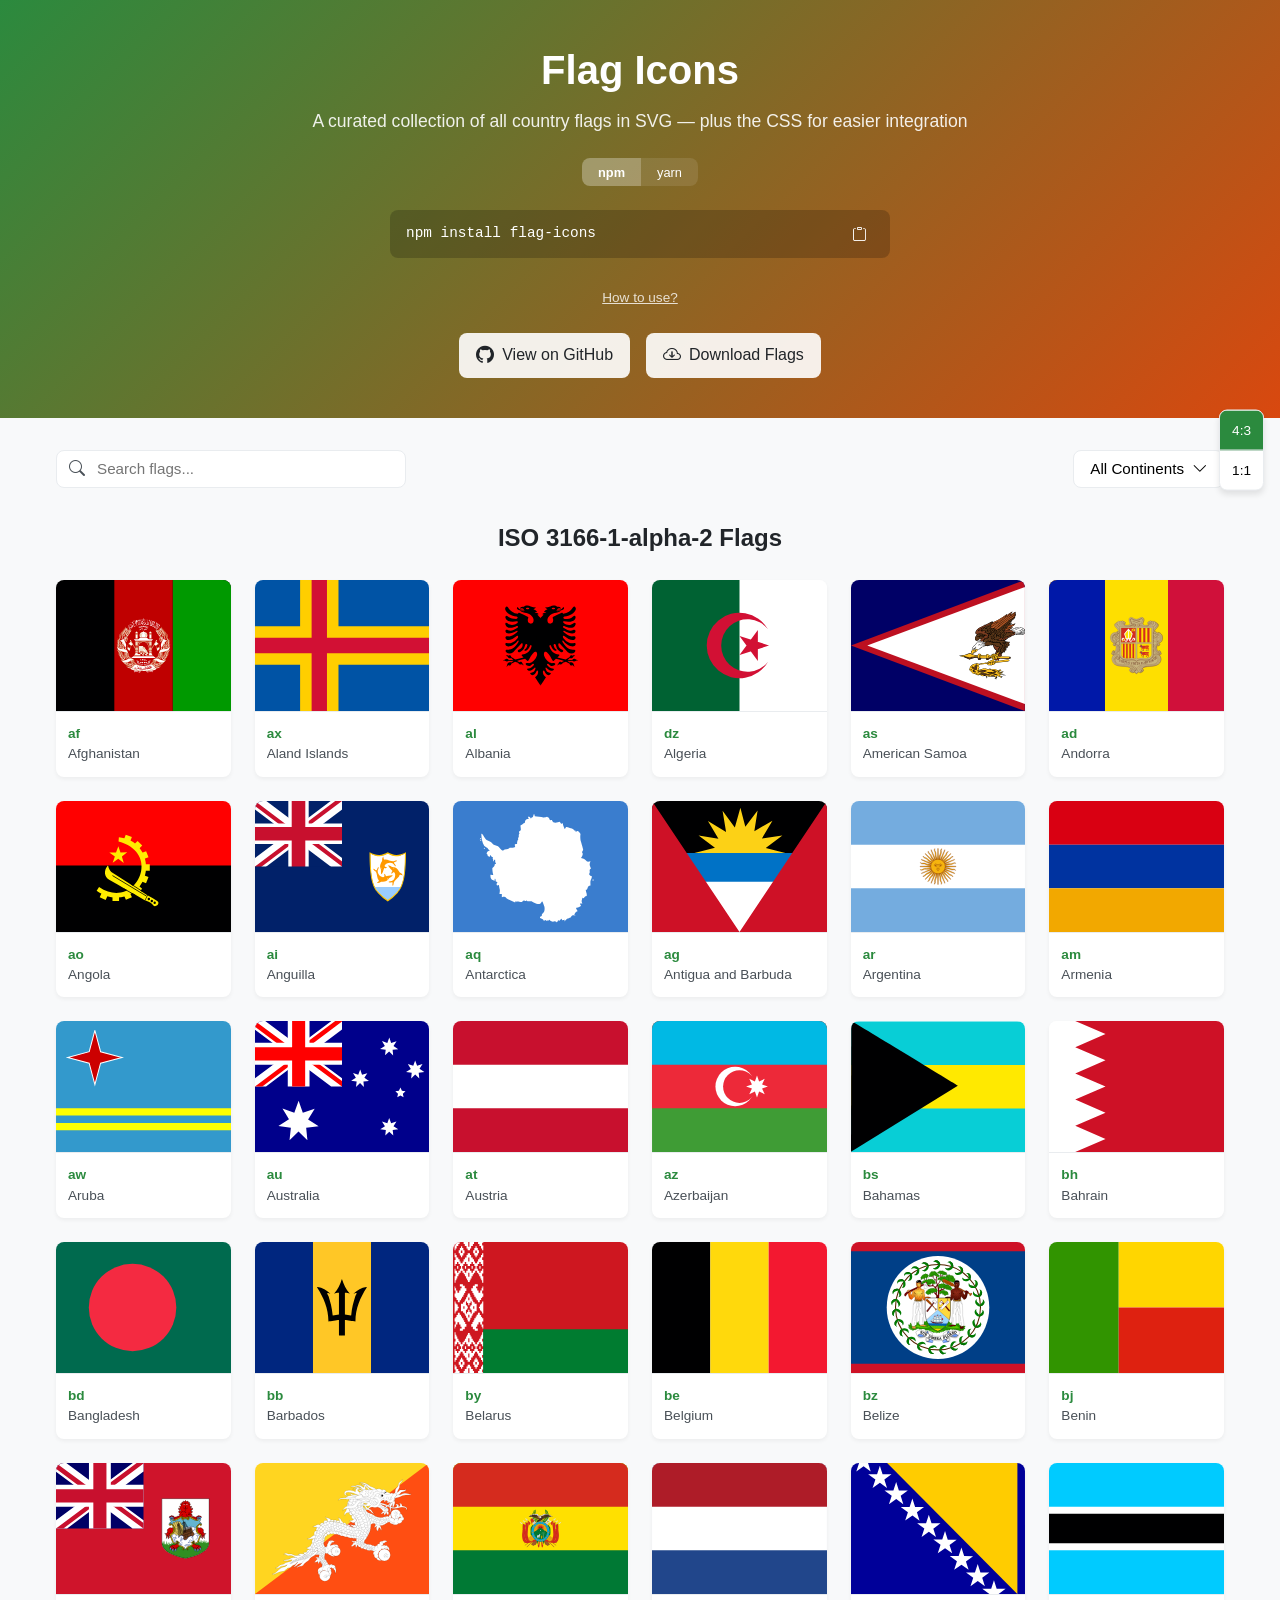
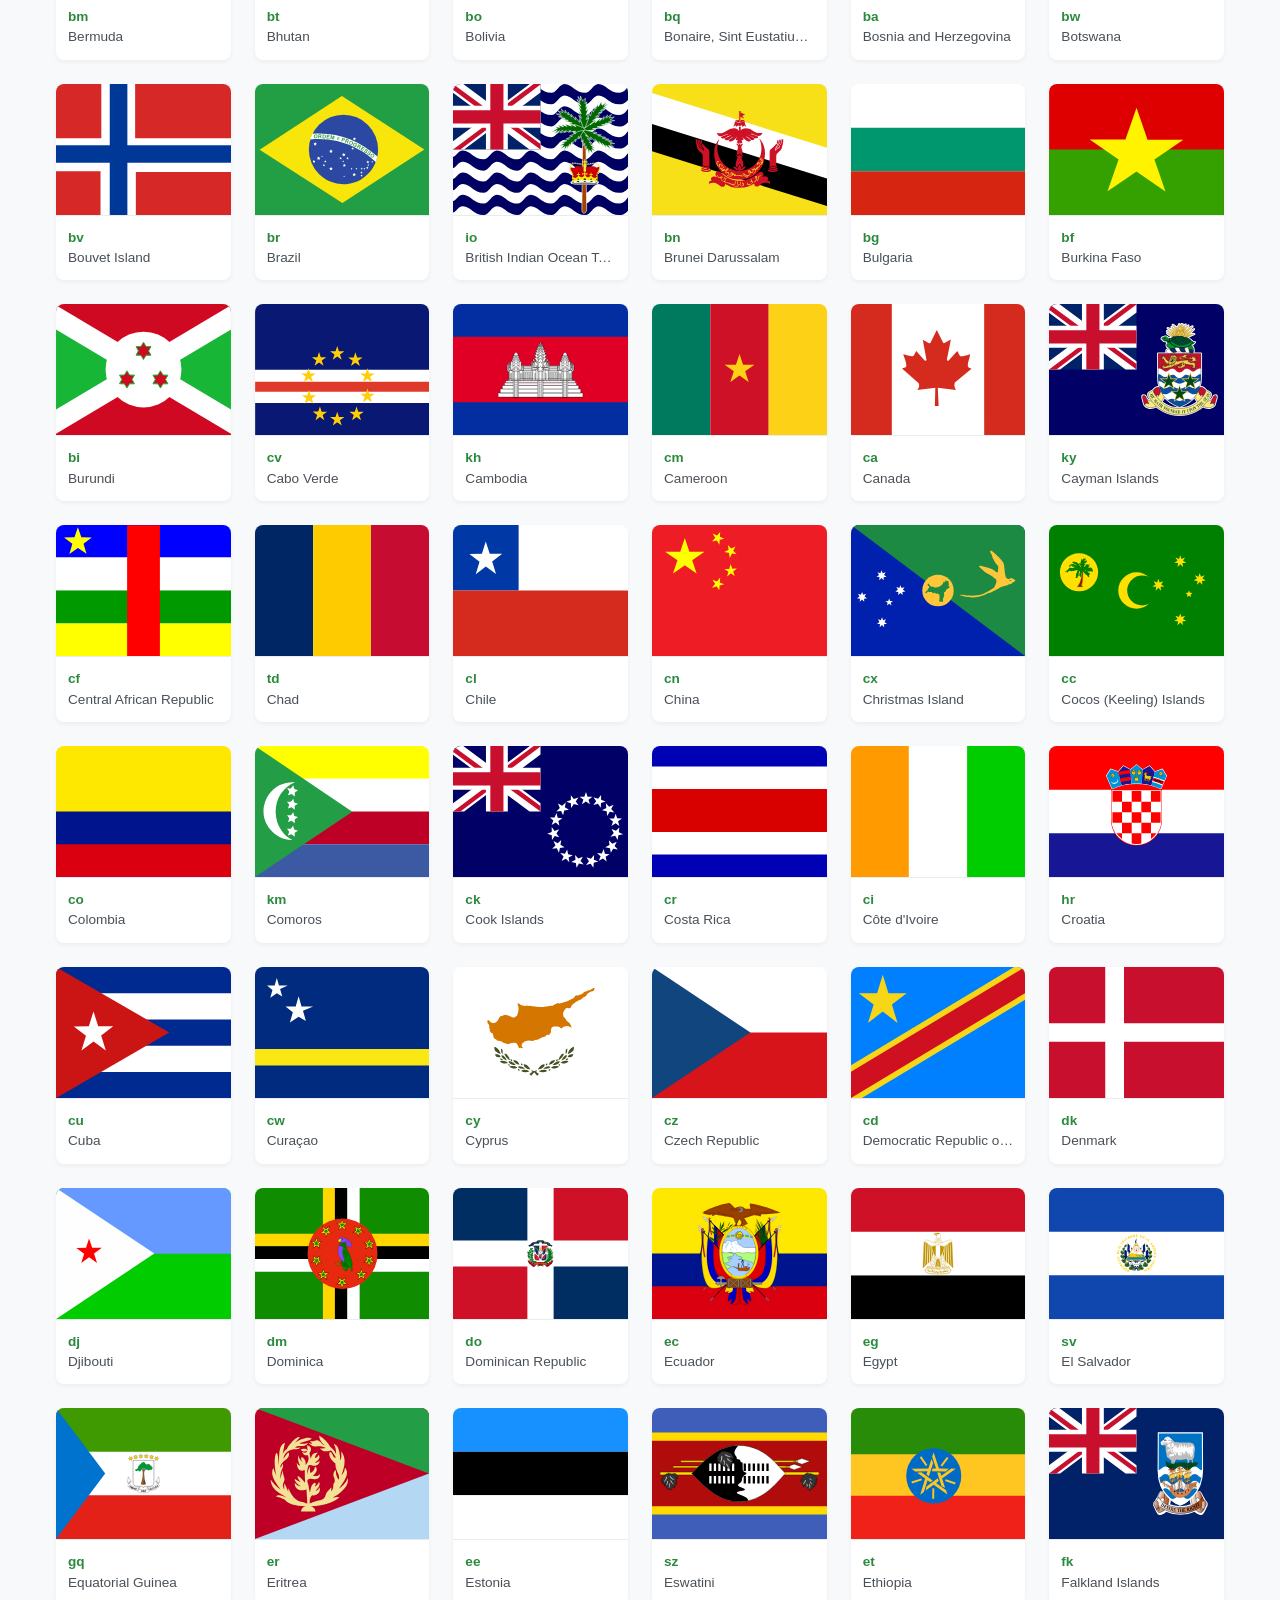
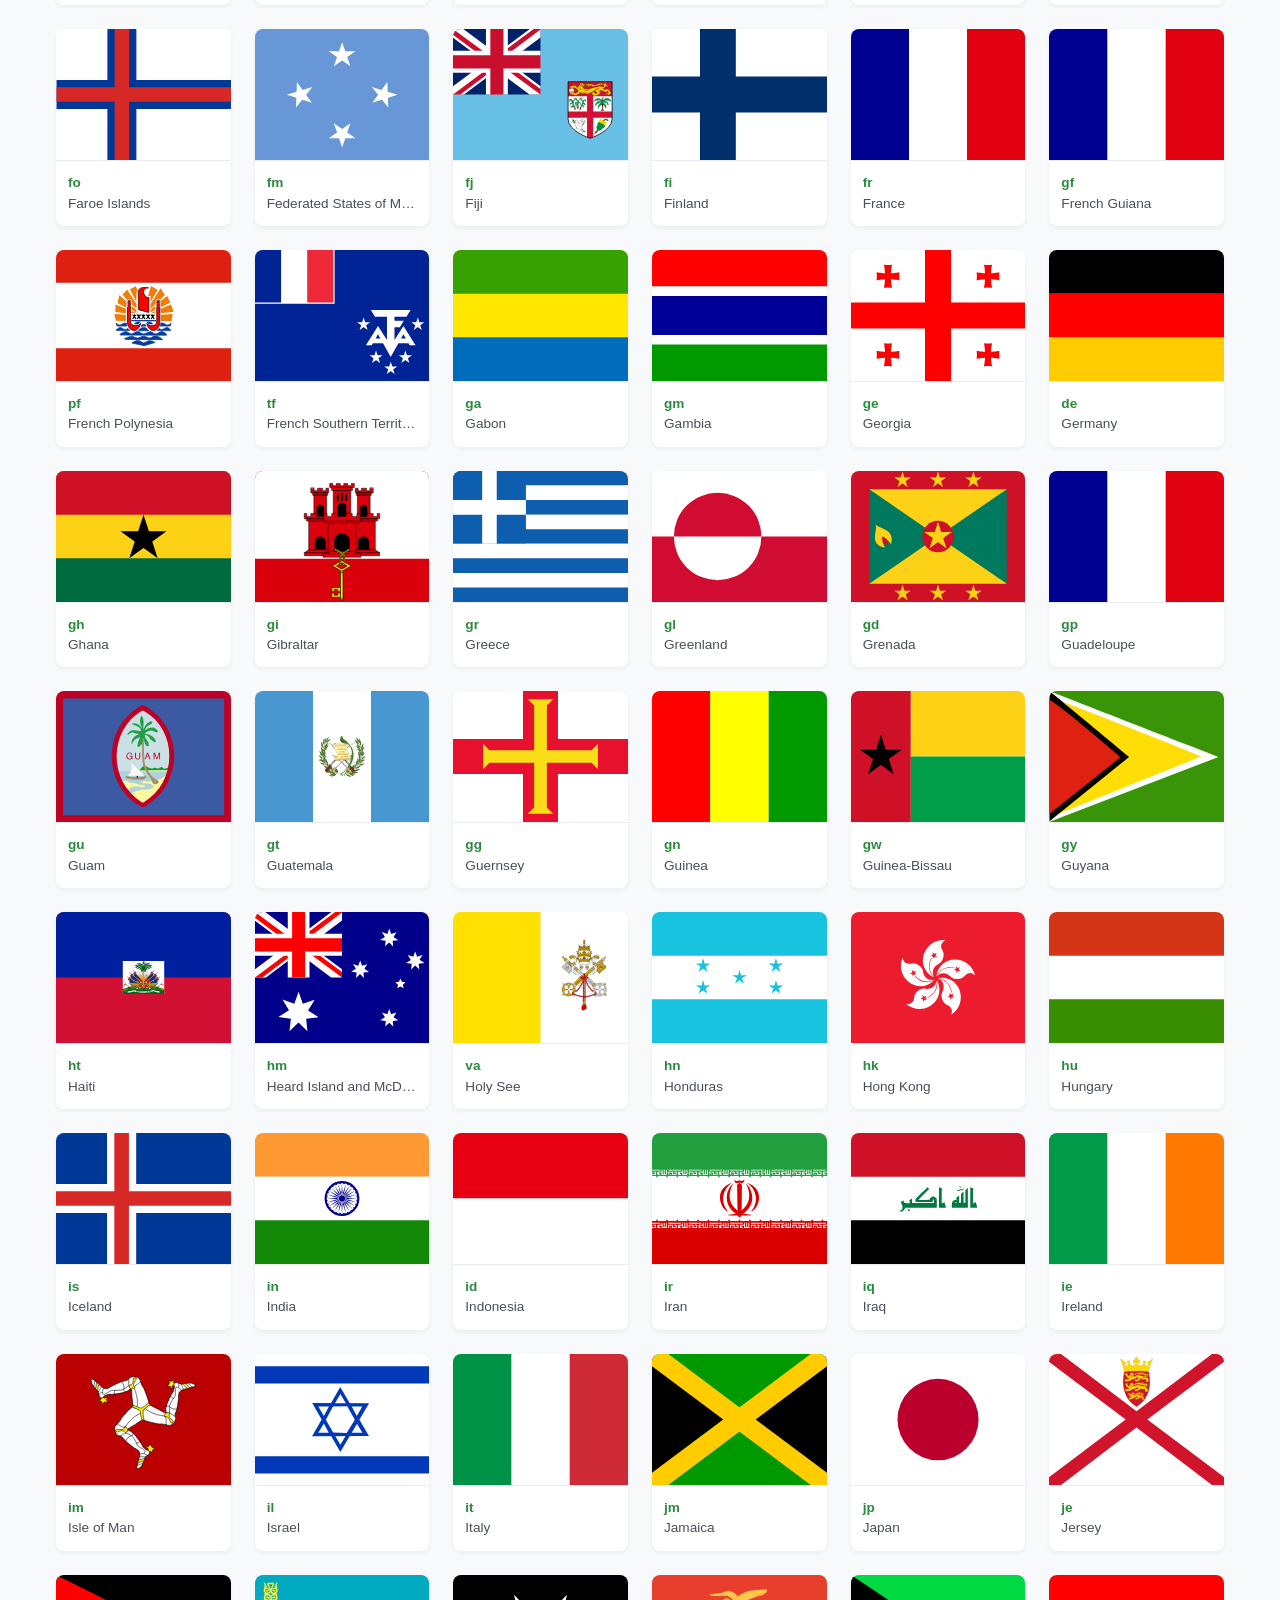
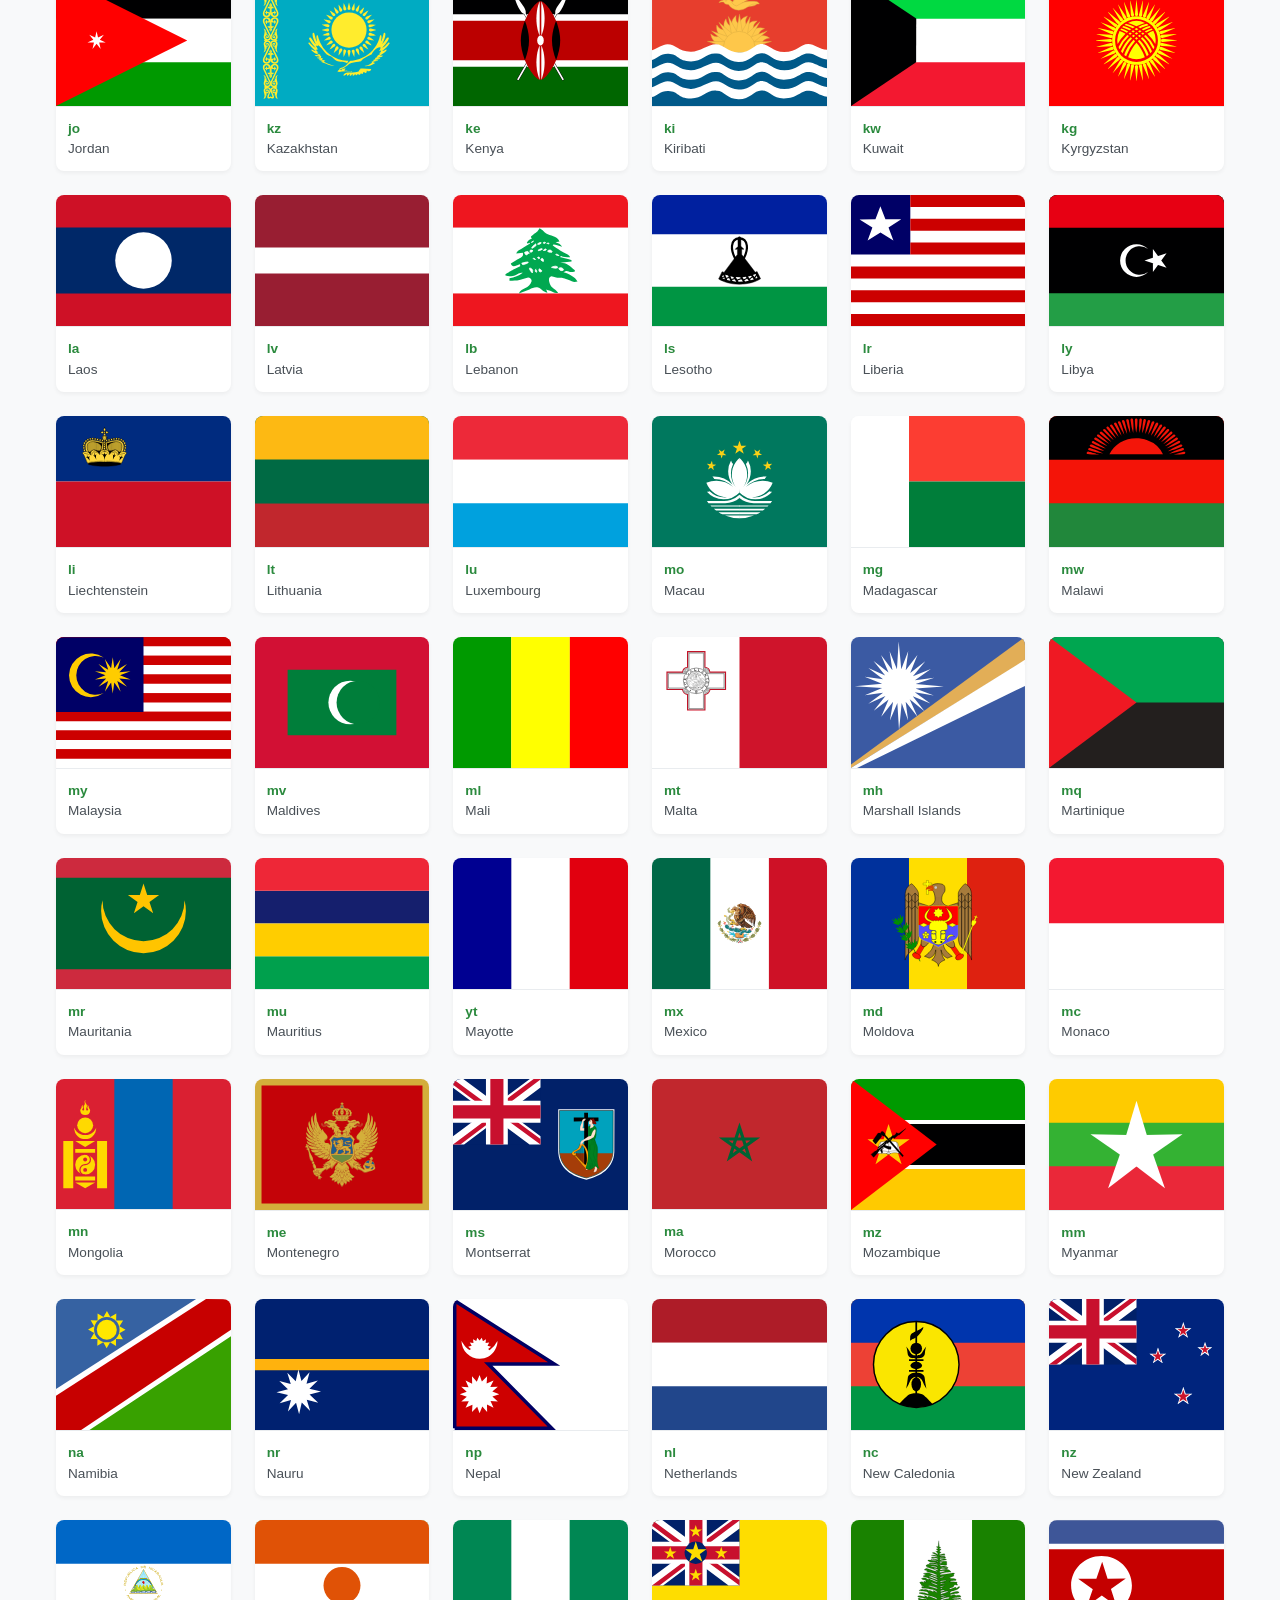
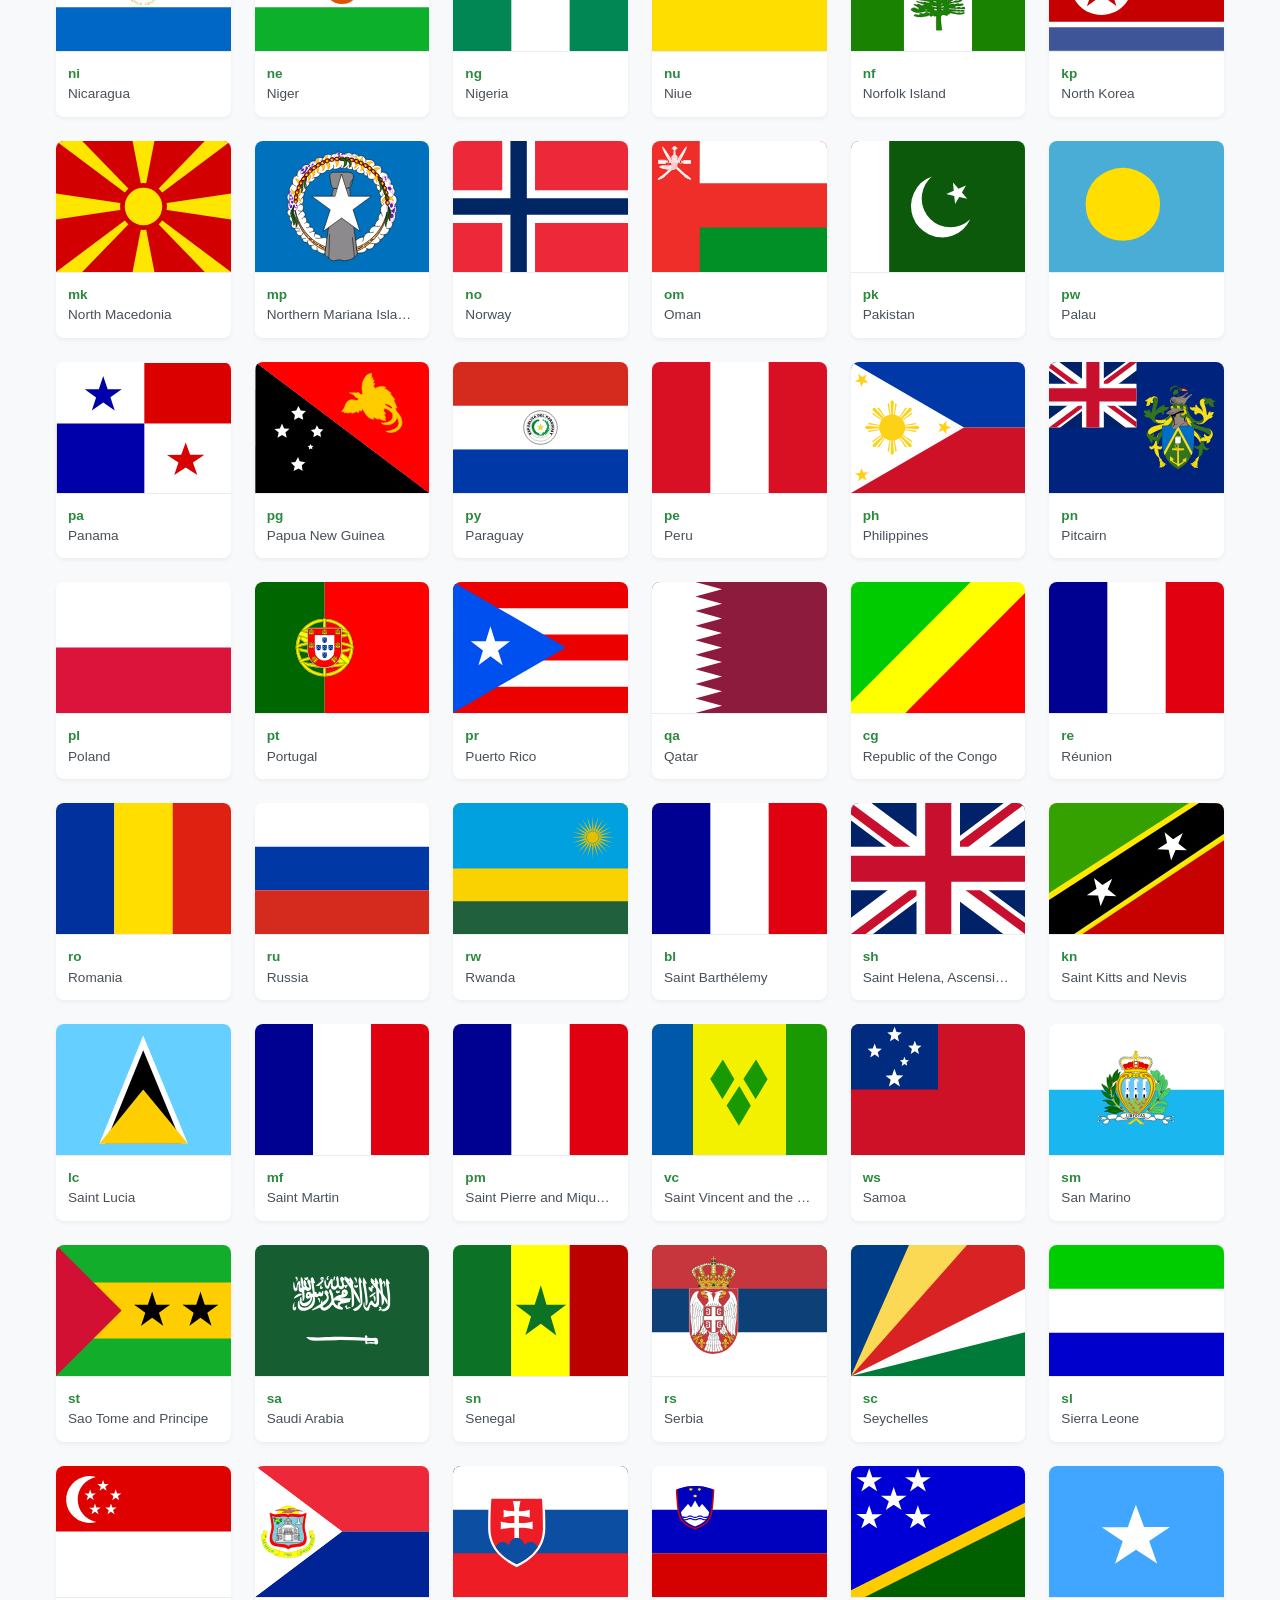
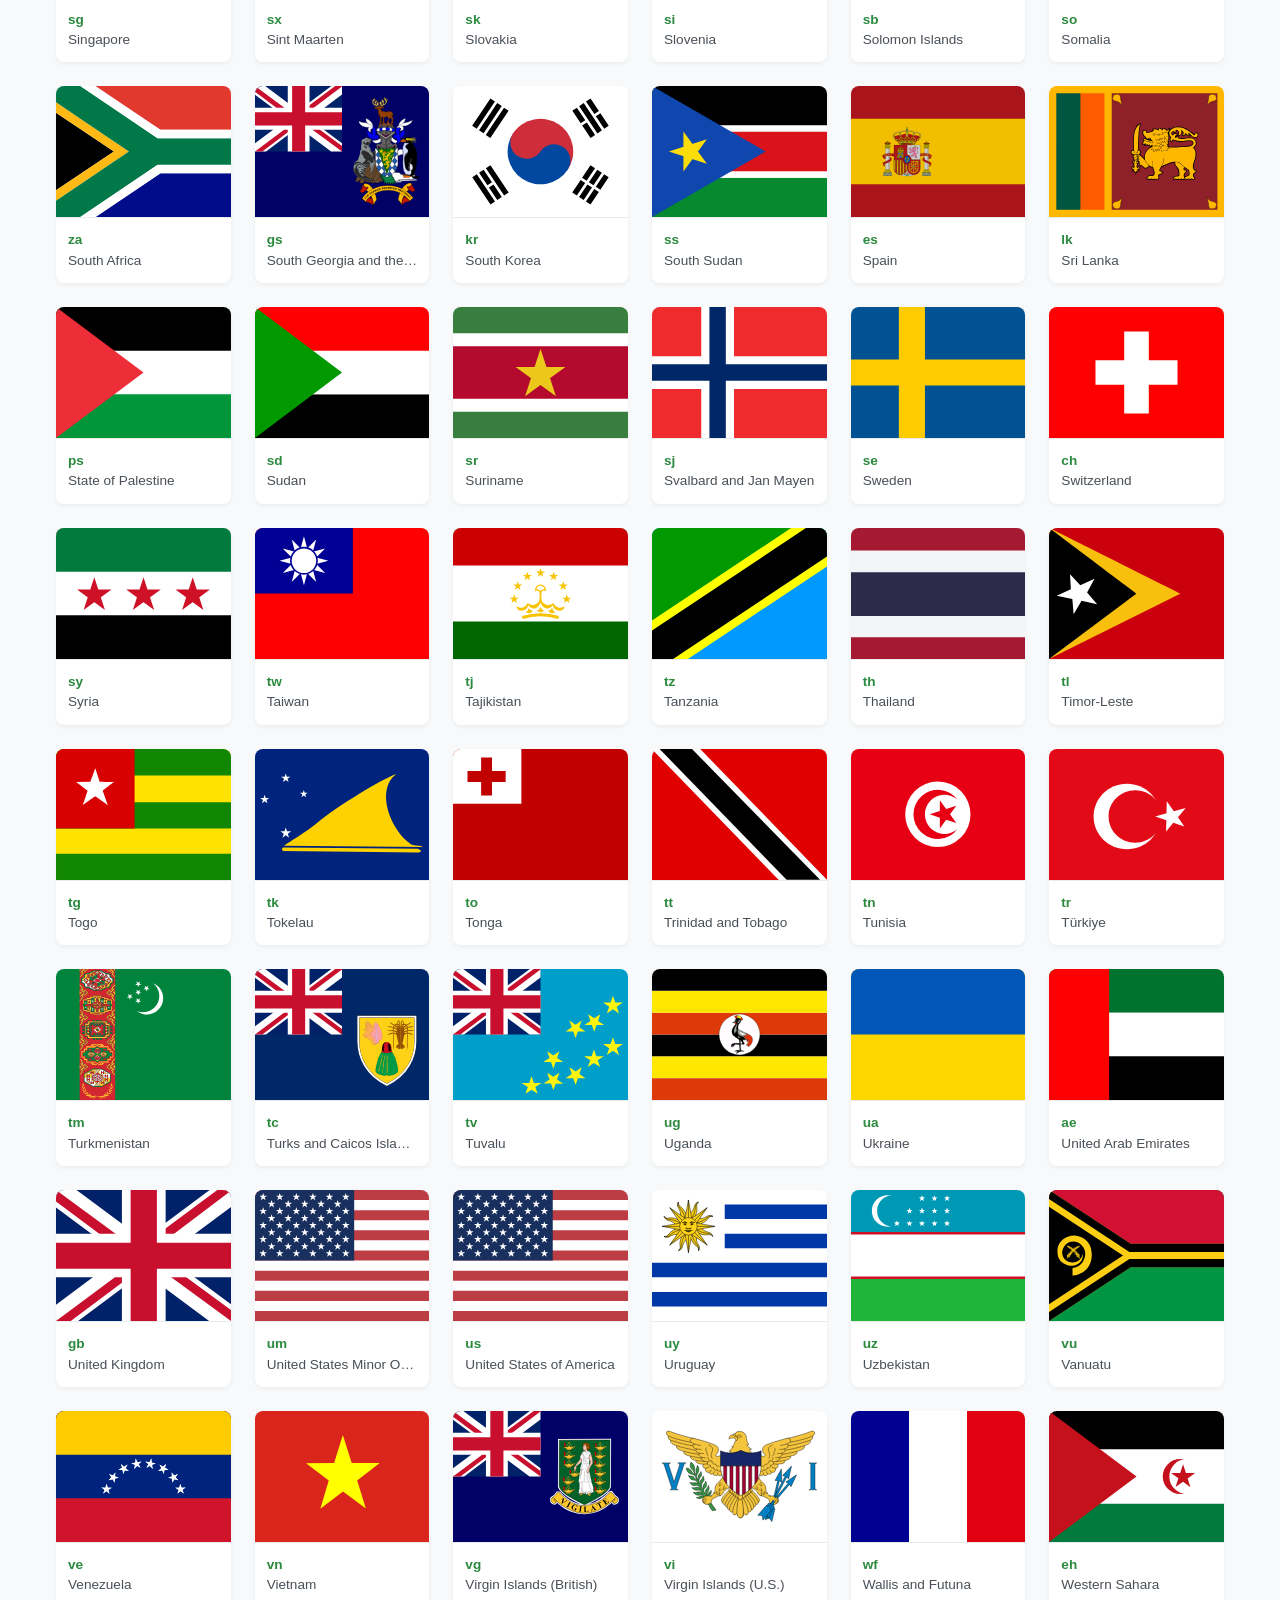
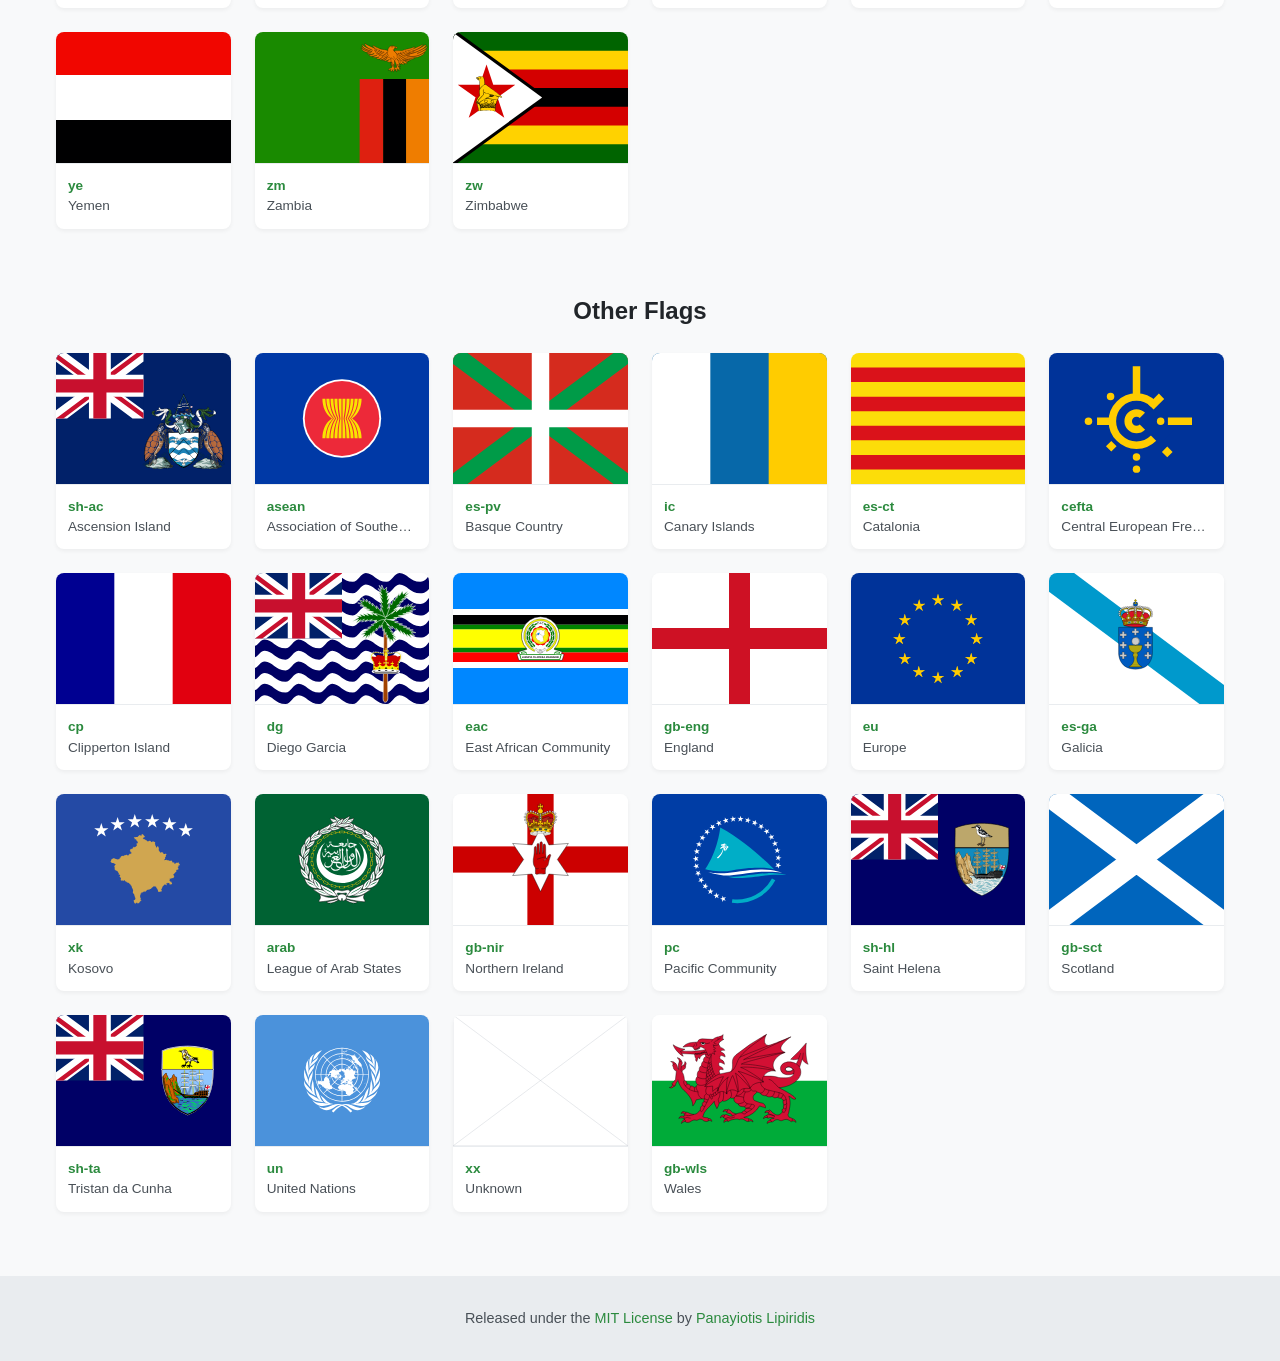
<file: libs/flag-icons-main/index.html>
<!doctype html>
<html lang="en">
  <head>
    <meta charset="utf-8" />
    <meta name="viewport" content="width=device-width, initial-scale=1" />
    <title>flag-icons: Free Country Flags in SVG</title>

    <!-- Google tag (gtag.js) -->
    <script
      async
      src="https://www.googletagmanager.com/gtag/js?id=G-9LZGY0J38Z"
    ></script>
    <script>
      window.dataLayer = window.dataLayer || [];
      function gtag() {
        dataLayer.push(arguments);
      }
      gtag("js", new Date());
      gtag("config", "G-9LZGY0J38Z");
    </script>

    <!-- Meta tags -->
    <meta property="og:title" content="flag-icons: Free Country Flags in SVG" />
    <meta property="og:type" content="website" />
    <meta property="og:url" content="https://flagicons.lipis.dev" />
    <meta
      property="og:description"
      content="A curated collection of all country flags in SVG"
    />
    <meta
      property="og:image"
      content="https://flagicons.lipis.dev/assets/og.png"
    />
    <link rel="canonical" href="https://flagicons.lipis.dev" />
    <link rel="icon" href="/favicon.ico" />

    <!-- Main styles -->
    <style>
      :root {
        --primary: #2b8a3e;
        --primary-dark: #2f9e44;
        --primary-light: #51cf66;
        --primary-ultra-light: #e6fcf5;
        --secondary: #d9480f;
        --secondary-light: #fd7e14;
        --dark: #212529;
        --light: #f8f9fa;
        --gray: #495057;
        --light-gray: #e9ecef;
        --border-radius: 8px;
        --shadow: 0 4px 6px rgba(0, 0, 0, 0.1);
        --transition: all 0.2s ease;

        /* Code syntax colors */
        --code-bg: #212529;
        --code-text: #e9ecef;
        --code-keyword: #339af0;
        --code-string: #e8590c;
        --code-tag: #339af0;
        --code-attribute: #22b8cf;
        --code-value: #e8590c;
        --code-comment: #51cf66;
      }

      * {
        margin: 0;
        padding: 0;
        box-sizing: border-box;
      }

      body {
        font-family:
          -apple-system, BlinkMacSystemFont, "Segoe UI", Roboto, Oxygen, Ubuntu,
          Cantarell, "Open Sans", "Helvetica Neue", sans-serif;
        line-height: 1.5;
        color: var(--dark);
        background-color: var(--light);
      }

      /* Header */
      .header {
        background: linear-gradient(135deg, var(--primary), var(--secondary));
        color: white;
        padding: 2.5rem 1rem;
        margin-bottom: 2rem;
        text-align: center;
      }

      .container {
        width: 100%;
        max-width: 1200px;
        margin: 0 auto;
        padding: 0 1rem;
      }

      .header h1 {
        font-size: 2.5rem;
        margin-bottom: 0.5rem;
        font-weight: 700;
      }

      .header p {
        font-size: 1.1rem;
        margin-bottom: 1.5rem;
        opacity: 0.9;
      }

      /* Installation box */
      .install-box {
        background-color: rgba(0, 0, 0, 0.2);
        border-radius: var(--border-radius);
        padding: 0.75rem 1rem;
        display: flex;
        align-items: center;
        justify-content: space-between;
        max-width: 500px;
        margin: 1.5rem auto;
        font-family: "SF Mono", "Fira Mono", "Courier New", Courier, monospace;
        position: relative;
        overflow: hidden;
      }

      .install-box code {
        overflow-x: auto;
        white-space: nowrap;
        font-size: 0.9rem;
        color: white;
      }

      .install-tabs {
        display: flex;
        justify-content: center;
        margin-bottom: 0.5rem;
      }

      .install-tab {
        background: rgba(255, 255, 255, 0.1);
        border: none;
        color: white;
        padding: 0.4rem 1rem;
        font-size: 0.8rem;
        cursor: pointer;
        transition: var(--transition);
      }

      .install-tab:first-child {
        border-top-left-radius: var(--border-radius);
        border-bottom-left-radius: var(--border-radius);
      }

      .install-tab:last-child {
        border-top-right-radius: var(--border-radius);
        border-bottom-right-radius: var(--border-radius);
      }

      .install-tab.active {
        background: rgba(255, 255, 255, 0.3);
        font-weight: 600;
      }

      .copy-btn {
        background: transparent;
        border: none;
        color: white;
        cursor: pointer;
        padding: 0.25rem 0.5rem;
        font-size: 0.9rem;
        transition: var(--transition);
        border-radius: 4px;
      }

      .copy-btn:hover {
        background-color: rgba(255, 255, 255, 0.2);
      }

      /* Usage guide */
      .usage-btn {
        background: transparent;
        border: none;
        color: rgba(255, 255, 255, 0.8);
        font-size: 0.85rem;
        margin-top: 0.5rem;
        cursor: pointer;
        text-decoration: underline;
        transition: var(--transition);
      }

      .usage-btn:hover {
        color: white;
      }

      /* Enhanced Modal */
      .modal {
        position: fixed;
        top: 0;
        left: 0;
        width: 100%;
        height: 100%;
        background-color: rgba(0, 0, 0, 0.6);
        display: flex;
        align-items: center;
        justify-content: center;
        z-index: 1000;
        opacity: 0;
        visibility: hidden;
        transition: all 0.3s ease;
      }

      .modal.active {
        opacity: 1;
        visibility: visible;
      }

      .modal-content {
        background-color: white;
        border-radius: var(--border-radius);
        max-width: 700px;
        width: 90%;
        max-height: 90vh;
        overflow-y: auto;
        box-shadow: 0 10px 25px rgba(0, 0, 0, 0.2);
        padding: 2.5rem;
        position: relative;
      }

      .modal-close {
        position: absolute;
        top: 1.25rem;
        right: 1.25rem;
        background: none;
        border: none;
        font-size: 1.5rem;
        cursor: pointer;
        color: var(--gray);
        transition: var(--transition);
        display: flex;
        align-items: center;
        justify-content: center;
        width: 36px;
        height: 36px;
        border-radius: 50%;
      }

      .modal-close:hover {
        background-color: var(--light-gray);
        color: var(--dark);
      }

      .modal-title {
        font-size: 2rem;
        margin-bottom: 1.5rem;
        color: var(--primary);
        font-weight: 700;
        border-bottom: 2px solid var(--primary-light);
        padding-bottom: 0.75rem;
      }

      .modal-section {
        margin-bottom: 2rem;
      }

      .modal-section-title {
        font-size: 1.25rem;
        font-weight: 600;
        margin-bottom: 1rem;
        color: var(--dark);
      }

      .modal p {
        margin-bottom: 1rem;
        font-size: 1rem;
        line-height: 1.6;
      }

      .modal ul {
        margin-bottom: 1rem;
        padding-left: 1.5rem;
      }

      .modal li {
        margin-bottom: 0.5rem;
      }

      .inline-code {
        font-family: "SF Mono", "Fira Mono", "Courier New", Courier, monospace;
        background-color: var(--light-gray);
        padding: 0.1rem 0.3rem;
        border-radius: 3px;
        font-size: 0.9rem;
      }

      /* Enhanced code blocks */
      .code-block {
        position: relative;
        background-color: var(--code-bg);
        border-radius: var(--border-radius);
        margin: 1rem 0 1.5rem;
        overflow: hidden;
      }

      .code-header {
        background-color: rgba(0, 0, 0, 0.2);
        padding: 0.5rem 1rem;
        display: flex;
        justify-content: space-between;
        align-items: center;
        border-bottom: 1px solid rgba(255, 255, 255, 0.1);
      }

      .code-label {
        font-size: 0.75rem;
        color: rgba(255, 255, 255, 0.7);
        font-weight: 500;
      }

      .code-copy-btn {
        background: transparent;
        border: none;
        color: rgba(255, 255, 255, 0.7);
        cursor: pointer;
        font-size: 0.85rem;
        display: flex;
        align-items: center;
        gap: 0.3rem;
        padding: 0.2rem 0.5rem;
        border-radius: 4px;
        transition: var(--transition);
      }

      .code-copy-btn:hover {
        background-color: rgba(255, 255, 255, 0.1);
        color: white;
      }

      .code-content {
        padding: 1rem;
        overflow-x: auto;
        font-family: "SF Mono", "Fira Mono", "Courier New", Courier, monospace;
        font-size: 0.9rem;
        line-height: 1.5;
        color: var(--code-text);
      }

      /* Syntax highlighting */
      .token.keyword {
        color: var(--code-keyword);
      }

      .token.string {
        color: var(--code-string);
      }

      .token.tag {
        color: var(--code-tag);
      }

      .token.attribute {
        color: var(--code-attribute);
      }

      .token.value {
        color: var(--code-value);
      }

      .token.comment {
        color: var(--code-comment);
        font-style: italic;
      }

      /* Action buttons */
      .action-buttons {
        margin-top: 1.5rem;
        display: flex;
        justify-content: center;
        gap: 1rem;
        flex-wrap: wrap;
      }

      .btn {
        display: inline-flex;
        align-items: center;
        background-color: rgba(255, 255, 255, 0.9);
        color: var(--dark);
        padding: 0.5rem 1rem;
        border-radius: var(--border-radius);
        text-decoration: none;
        font-weight: 500;
        transition: var(--transition);
        border: 1px solid transparent;
      }

      .btn:hover {
        background-color: white;
        box-shadow: var(--shadow);
        transform: translateY(-1px);
      }

      .btn i {
        margin-right: 0.5rem;
        font-size: 1.1rem;
      }

      /* Search and controls */
      .controls {
        margin: 1rem auto 2rem;
        display: flex;
        flex-wrap: wrap;
        gap: 1rem;
        justify-content: space-between;
        align-items: center;
      }

      .search-box {
        position: relative;
        flex: 1;
        min-width: 200px;
        max-width: 350px;
      }

      .search-box input {
        width: 100%;
        padding: 0.6rem 1rem 0.6rem 2.5rem;
        border: 1px solid var(--light-gray);
        border-radius: var(--border-radius);
        font-size: 0.95rem;
        transition: var(--transition);
      }

      .search-box input:focus {
        outline: none;
        border-color: var(--primary);
        box-shadow: 0 0 0 3px rgba(43, 138, 62, 0.1);
      }

      .search-box i {
        position: absolute;
        left: 0.8rem;
        top: 50%;
        transform: translateY(-50%);
        color: var(--gray);
      }

      /* Continent filter */
      .filter-dropdown {
        position: relative;
      }

      .filter-btn {
        display: flex;
        align-items: center;
        background-color: white;
        border: 1px solid var(--light-gray);
        border-radius: var(--border-radius);
        padding: 0.6rem 1rem;
        font-size: 0.95rem;
        cursor: pointer;
        transition: var(--transition);
      }

      .filter-btn:hover {
        border-color: var(--gray);
      }

      .filter-btn i {
        margin-left: 0.5rem;
      }

      .filter-menu {
        position: absolute;
        top: 100%;
        left: 0;
        z-index: 10;
        background-color: white;
        border-radius: var(--border-radius);
        box-shadow: var(--shadow);
        min-width: 200px;
        margin-top: 0.5rem;
        opacity: 0;
        visibility: hidden;
        transform: translateY(-10px);
        transition: all 0.2s ease;
      }

      .filter-dropdown.active .filter-menu {
        opacity: 1;
        visibility: visible;
        transform: translateY(0);
      }

      .filter-option {
        padding: 0.6rem 1rem;
        cursor: pointer;
        transition: var(--transition);
      }

      .filter-option:hover {
        background-color: var(--light);
      }

      .filter-option.active {
        background-color: var(--light);
        color: var(--primary);
        font-weight: 500;
      }

      /* Format switch (fixed) */
      .format-switch {
        position: fixed;
        right: 1rem;
        top: 50%;
        transform: translateY(-50%);
        display: flex;
        flex-direction: column;
        border: 1px solid var(--light-gray);
        border-radius: var(--border-radius);
        overflow: hidden;
        background-color: white;
        box-shadow: var(--shadow);
        z-index: 100;
      }

      .format-switch button {
        padding: 0.75rem;
        background: none;
        border: none;
        cursor: pointer;
        font-size: 0.85rem;
        font-weight: 500;
        transition: var(--transition);
        border-bottom: 1px solid var(--light-gray);
      }

      .format-switch button:last-child {
        border-bottom: none;
      }

      .format-switch button.active {
        background-color: var(--primary);
        color: white;
      }

      /* Flags grid */
      .section-title {
        text-align: center;
        margin: 2rem 0 1.5rem;
        color: var(--dark);
        font-weight: 600;
        font-size: 1.5rem;
      }

      .flags-grid {
        display: grid;
        grid-template-columns: repeat(auto-fill, minmax(150px, 1fr));
        gap: 1.5rem;
        padding-bottom: 2rem;
      }

      .flag-card {
        border-radius: var(--border-radius);
        overflow: hidden;
        background: white;
        box-shadow: 0 2px 4px rgba(0, 0, 0, 0.05);
        transition: var(--transition);
        cursor: pointer;
      }

      .flag-card:hover {
        transform: translateY(-4px);
        box-shadow: var(--shadow);
      }

      .flag-img-container {
        position: relative;
        width: 100%;
        padding-top: 75%; /* 4:3 aspect ratio */
        overflow: hidden;
        border-bottom: 1px solid var(--light-gray);
      }

      .flag-img-square {
        padding-top: 100%; /* 1:1 aspect ratio */
      }

      .flag-img-container img {
        position: absolute;
        top: 0;
        left: 0;
        width: 100%;
        height: 100%;
        object-fit: cover;
      }

      .flag-info {
        padding: 0.75rem;
      }

      .flag-code {
        font-weight: 600;
        font-size: 0.85rem;
        color: var(--primary);
      }

      .flag-name {
        font-size: 0.85rem;
        color: var(--gray);
        white-space: nowrap;
        overflow: hidden;
        text-overflow: ellipsis;
      }

      /* Copy tooltip */
      .tooltip {
        position: fixed;
        top: 50%;
        left: 50%;
        transform: translate(-50%, -50%);
        background-color: rgba(0, 0, 0, 0.8);
        color: white;
        padding: 0.5rem 1rem;
        border-radius: var(--border-radius);
        font-size: 0.9rem;
        z-index: 1000;
        pointer-events: none;
        opacity: 0;
        transition: opacity 0.3s ease;
      }

      /* Responsive */
      @media (max-width: 768px) {
        .header h1 {
          font-size: 2rem;
        }

        .flags-grid {
          grid-template-columns: repeat(auto-fill, minmax(130px, 1fr));
          gap: 1rem;
        }

        .controls {
          flex-direction: column;
          align-items: stretch;
        }

        .search-box {
          max-width: none;
        }

        .format-switch {
          position: fixed;
          top: auto;
          bottom: 1rem;
          right: 1rem;
          transform: none;
          flex-direction: row;
        }

        .format-switch button {
          border-bottom: none;
          border-right: 1px solid var(--light-gray);
          padding: 0.5rem 0.75rem;
        }

        .format-switch button:last-child {
          border-right: none;
        }

        .modal-content {
          padding: 1.5rem;
          width: 95%;
        }
      }

      @media (max-width: 480px) {
        .flags-grid {
          grid-template-columns: repeat(auto-fill, minmax(100px, 1fr));
        }

        .action-buttons {
          flex-direction: column;
          align-items: stretch;
        }

        .btn {
          justify-content: center;
        }
      }

      /* Footer */
      .footer {
        text-align: center;
        padding: 2rem 1rem;
        margin-top: 2rem;
        background-color: var(--light-gray);
        color: var(--gray);
        font-size: 0.9rem;
      }

      .footer a {
        color: var(--primary);
        text-decoration: none;
      }

      .footer a:hover {
        text-decoration: underline;
      }
    </style>

    <!-- Bootstrap Icons -->
    <link
      rel="stylesheet"
      href="https://cdn.jsdelivr.net/npm/bootstrap-icons@1.10.5/font/bootstrap-icons.css"
    />
    <!-- Custom Flag Icons CSS -->
    <link href="./css/flag-icons.min.css" rel="stylesheet" />
  </head>
  <body>
    <header class="header">
      <div class="container">
        <h1>Flag Icons</h1>
        <p>
          A curated collection of all country flags in SVG — plus the CSS for
          easier integration
        </p>

        <div class="install-tabs">
          <button class="install-tab active" data-tab="npm">npm</button>
          <button class="install-tab" data-tab="yarn">yarn</button>
        </div>

        <div class="install-box">
          <code id="install-command">npm install flag-icons</code>
          <button class="copy-btn" data-copy="npm install flag-icons">
            <i class="bi bi-clipboard"></i>
          </button>
        </div>

        <button class="usage-btn">How to use?</button>

        <div class="action-buttons">
          <a href="https://github.com/lipis/flag-icons" class="btn">
            <i class="bi bi-github"></i> View on GitHub
          </a>
          <a
            href="https://github.com/lipis/flag-icons/archive/main.zip"
            class="btn"
          >
            <i class="bi bi-cloud-arrow-down"></i> Download Flags
          </a>
        </div>
      </div>
    </header>

    <main class="container">
      <div class="controls">
        <div class="search-box">
          <i class="bi bi-search"></i>
          <input type="text" id="search-flag" placeholder="Search flags..." />
        </div>

        <div class="filter-dropdown">
          <button class="filter-btn">
            All Continents <i class="bi bi-chevron-down"></i>
          </button>
          <div class="filter-menu">
            <div class="filter-option active" data-filter="all">
              All Continents
            </div>
            <div class="filter-option" data-filter="Africa">Africa</div>
            <div class="filter-option" data-filter="Asia">Asia</div>
            <div class="filter-option" data-filter="Europe">Europe</div>
            <div class="filter-option" data-filter="North America">
              North America
            </div>
            <div class="filter-option" data-filter="Oceania">Oceania</div>
            <div class="filter-option" data-filter="South America">
              South America
            </div>
            <div class="filter-option" data-filter="Antarctica">Antarctica</div>
            <div class="filter-option" data-filter="non-iso">Non-ISO Flags</div>
          </div>
        </div>
      </div>

      <h2 class="section-title">ISO 3166-1-alpha-2 Flags</h2>
      <div id="iso-flags" class="flags-grid"></div>

      <h2 class="section-title">Other Flags</h2>
      <div id="non-iso-flags" class="flags-grid"></div>
    </main>

    <div class="format-switch">
      <button id="format-4x3" class="active" title="4:3 format">4:3</button>
      <button id="format-1x1" title="1:1 format">1:1</button>
    </div>

    <div id="copy-tooltip" class="tooltip">Copied to clipboard!</div>

    <!-- Enhanced Usage Modal -->
    <div id="usage-modal" class="modal">
      <div class="modal-content">
        <button class="modal-close"><i class="bi bi-x-lg"></i></button>
        <h3 class="modal-title">How to use flag-icons</h3>

        <div class="modal-section">
          <h4 class="modal-section-title">1. Import the CSS</h4>
          <p>
            First, include the CSS in your project using one of these methods:
          </p>

          <div class="code-block">
            <div class="code-header">
              <span class="code-label">JavaScript / Module</span>
              <button
                class="code-copy-btn"
                data-code='import "flag-icons/css/flag-icons.min.css";'
              >
                <i class="bi bi-clipboard"></i> Copy
              </button>
            </div>
            <div class="code-content">
              <pre><span class="token keyword">import</span> <span class="token string">"flag-icons/css/flag-icons.min.css"</span>;</pre>
            </div>
          </div>

          <div class="code-block">
            <div class="code-header">
              <span class="code-label">HTML / CDN</span>
              <button
                class="code-copy-btn"
                data-code='<link rel="stylesheet" href="https://cdn.jsdelivr.net/gh/lipis/flag-icons@7.3.2/css/flag-icons.min.css" />'
              >
                <i class="bi bi-clipboard"></i> Copy
              </button>
            </div>
            <div class="code-content">
              <pre><span class="token tag">&lt;<span class="token attribute">link</span> <span class="token attribute">rel</span>=<span class="token value">"stylesheet"</span>
<span class="token attribute">href</span>=<span class="token value">"https://cdn.jsdelivr.net/gh/lipis/flag-icons@7.3.2/css/flag-icons.min.css"</span> /&gt;</span></pre>
            </div>
          </div>
        </div>

        <div class="modal-section">
          <h4 class="modal-section-title">2. Use in your HTML</h4>
          <p>
            Add the classes <code class="inline-code">.fi</code> and
            <code class="inline-code">.fi-xx</code> to an empty span to display
            a flag inline. Replace <code class="inline-code">xx</code> with the
            ISO 3166-1-alpha-2 code of the country.
          </p>

          <div class="code-block">
            <div class="code-header">
              <span class="code-label">Standard 4:3 format</span>
              <button class="code-copy-btn" id="copy-standard-code">
                <i class="bi bi-clipboard"></i> Copy
              </button>
            </div>
            <div class="code-content">
              <pre><span class="token tag">&lt;<span class="token attribute">span</span> <span class="token attribute">class</span>=<span class="token value">"fi fi-us"</span>&gt;</span><span class="token tag">&lt;/<span class="token attribute">span</span>&gt;</span> United States</pre>
            </div>
          </div>

          <p>
            For square format flags, add the
            <code class="inline-code">fis</code> class:
          </p>

          <div class="code-block">
            <div class="code-header">
              <span class="code-label">Square 1:1 format</span>
              <button class="code-copy-btn" id="copy-square-code">
                <i class="bi bi-clipboard"></i> Copy
              </button>
            </div>
            <div class="code-content">
              <pre><span class="token tag">&lt;<span class="token attribute">span</span> <span class="token attribute">class</span>=<span class="token value">"fi fi-us fis"</span>&gt;</span><span class="token tag">&lt;/<span class="token attribute">span</span>&gt;</span> United States</pre>
            </div>
          </div>
        </div>

        <div class="modal-section">
          <h4 class="modal-section-title">3. Tips</h4>
          <ul>
            <li>Click on any flag on this page to copy its HTML code</li>
            <li>
              For applying flags as backgrounds, use the
              <code class="inline-code">fib</code> class
            </li>
            <li>
              All flags are available in both 4:3 and 1:1 (square) formats
            </li>
            <li>
              Use the built-in search and filter functionality to find specific
              flags
            </li>
          </ul>
        </div>
      </div>
    </div>

    <footer class="footer">
      <div class="container">
        <p>
          Released under the
          <a href="https://github.com/lipis/flag-icons/blob/main/LICENSE"
            >MIT License</a
          >
          by <a href="https://github.com/lipis">Panayiotis Lipiridis</a>
        </p>
      </div>
    </footer>

    <script>
      // Utility functions
      const loadJSON = (path) => {
        return fetch(path)
          .then((response) => response.json())
          .catch((error) => console.error("Error loading JSON:", error));
      };

      // DOM elements
      const isoFlagsGrid = document.getElementById("iso-flags");
      const nonIsoFlagsGrid = document.getElementById("non-iso-flags");
      const searchInput = document.getElementById("search-flag");
      const format4x3Btn = document.getElementById("format-4x3");
      const format1x1Btn = document.getElementById("format-1x1");
      const copyTooltip = document.getElementById("copy-tooltip");
      const installTabs = document.querySelectorAll(".install-tab");
      const installCommand = document.getElementById("install-command");
      const copyBtn = document.querySelector(".copy-btn");
      const usageBtn = document.querySelector(".usage-btn");
      const usageModal = document.getElementById("usage-modal");
      const modalClose = document.querySelector(".modal-close");
      const filterBtn = document.querySelector(".filter-btn");
      const filterDropdown = document.querySelector(".filter-dropdown");
      const filterOptions = document.querySelectorAll(".filter-option");
      const codeBlockCopyBtns = document.querySelectorAll(".code-copy-btn");

      // State
      let currentFormat = "4x3";
      let allFlags = [];
      let tooltipTimeout;
      let currentFilter = "all";
      let installCommands = {
        npm: "npm install flag-icons",
        yarn: "yarn add flag-icons",
      };
      // Create flag card element
      const createFlagCard = (country) => {
        const card = document.createElement("div");
        card.classList.add("flag-card");
        card.dataset.code = country.code;
        card.dataset.continent = country.continent || "non-iso";

        const imgContainer = document.createElement("div");
        imgContainer.classList.add("flag-img-container");

        const imgSquareContainer = document.createElement("div");
        imgSquareContainer.classList.add(
          "flag-img-container",
          "flag-img-square",
        );
        imgSquareContainer.style.display = "none";

        const img4x3 = document.createElement("img");
        img4x3.src = country.flag_4x3;
        img4x3.alt = `Flag of ${country.name}`;
        img4x3.loading = "lazy"; // Lazy loading for performance

        const img1x1 = document.createElement("img");
        img1x1.src = country.flag_1x1;
        img1x1.alt = `Flag of ${country.name}`;
        img1x1.loading = "lazy";

        const info = document.createElement("div");
        info.classList.add("flag-info");

        const code = document.createElement("div");
        code.classList.add("flag-code");
        code.textContent = country.code;

        const name = document.createElement("div");
        name.classList.add("flag-name");
        name.textContent = country.name;
        name.title = country.name;

        imgContainer.appendChild(img4x3);
        imgSquareContainer.appendChild(img1x1);
        info.appendChild(code);
        info.appendChild(name);

        card.appendChild(imgContainer);
        card.appendChild(imgSquareContainer);
        card.appendChild(info);

        // Add click event to copy the flag code
        card.addEventListener("click", () => {
          const format = currentFormat === "4x3" ? "" : " fis";
          const htmlCode = `<span class="fi fi-${country.code}${format}"></span>`;

          navigator.clipboard
            .writeText(htmlCode)
            .then(() => showCopyTooltip())
            .catch((err) => console.error("Could not copy text: ", err));
        });

        return card;
      };

      // Show tooltip when copying
      const showCopyTooltip = () => {
        clearTimeout(tooltipTimeout);
        copyTooltip.style.opacity = "1";

        tooltipTimeout = setTimeout(() => {
          copyTooltip.style.opacity = "0";
        }, 2000);
      };

      const setupCopyButtons = () => {
        document.getElementById("copy-standard-code").dataset.code =
          `<span class="fi fi-us"></span> United States`;
        document.getElementById("copy-square-code").dataset.code =
          `<span class="fi fi-us fis"></span> United States`;
      };

      // Filter flags based on search input and continent
      const filterFlags = () => {
        const searchTerm = searchInput.value.toLowerCase();

        allFlags.forEach((flag) => {
          const isSearchMatch =
            flag.country.name.toLowerCase().includes(searchTerm) ||
            flag.country.code.toLowerCase().includes(searchTerm);

          const isFilterMatch =
            currentFilter === "all" ||
            (currentFilter === "non-iso" && !flag.country.iso) ||
            flag.country.continent === currentFilter;

          flag.element.style.display =
            isSearchMatch && isFilterMatch ? "" : "none";
        });
      };

      // Switch between 4:3 and 1:1 formats
      const switchFormat = (format) => {
        currentFormat = format;

        if (format === "4x3") {
          format4x3Btn.classList.add("active");
          format1x1Btn.classList.remove("active");

          document
            .querySelectorAll(".flag-img-container:not(.flag-img-square)")
            .forEach((el) => {
              el.style.display = "block";
            });

          document.querySelectorAll(".flag-img-square").forEach((el) => {
            el.style.display = "none";
          });

          // Google Analytics tracking
          if (typeof gtag !== "undefined") {
            gtag("event", "switch", {
              event_category: "flags",
              event_label: "4x3",
            });
          }
        } else {
          format1x1Btn.classList.add("active");
          format4x3Btn.classList.remove("active");

          document
            .querySelectorAll(".flag-img-container:not(.flag-img-square)")
            .forEach((el) => {
              el.style.display = "none";
            });

          document.querySelectorAll(".flag-img-square").forEach((el) => {
            el.style.display = "block";
          });

          // Google Analytics tracking
          if (typeof gtag !== "undefined") {
            gtag("event", "switch", {
              event_category: "flags",
              event_label: "1x1",
            });
          }
        }
      };

      // Switch installation command
      const switchInstallCommand = (type) => {
        installCommand.textContent = installCommands[type];
        copyBtn.dataset.copy = installCommands[type];

        installTabs.forEach((tab) => {
          if (tab.dataset.tab === type) {
            tab.classList.add("active");
          } else {
            tab.classList.remove("active");
          }
        });
      };

      // Toggle filter dropdown
      const toggleFilterDropdown = () => {
        filterDropdown.classList.toggle("active");
      };

      // Close filter dropdown when clicking outside
      document.addEventListener("click", (e) => {
        if (!filterDropdown.contains(e.target)) {
          filterDropdown.classList.remove("active");
        }
      });

      // Copy code from code blocks
      const copyCode = (btn) => {
        const code = btn.dataset.code;
        navigator.clipboard
          .writeText(code)
          .then(() => {
            // Visual feedback
            const originalText = btn.innerHTML;
            btn.innerHTML = '<i class="bi bi-check-lg"></i> Copied!';

            setTimeout(() => {
              btn.innerHTML = originalText;
            }, 2000);
          })
          .catch((err) => console.error("Could not copy text: ", err));
      };

      // Initialize the application
      const init = async () => {
        try {
          const countries = await loadJSON("country.json");

          // Sort countries by name
          countries.sort((a, b) => a.name.localeCompare(b.name));

          // Create flag cards
          countries.forEach((country) => {
            const card = createFlagCard(country);

            if (country.iso) {
              isoFlagsGrid.appendChild(card);
            } else {
              nonIsoFlagsGrid.appendChild(card);
            }

            allFlags.push({
              country,
              element: card,
            });
          });

          setupCopyButtons();

          // Set up event listeners
          searchInput.addEventListener("input", filterFlags);

          format4x3Btn.addEventListener("click", () => switchFormat("4x3"));
          format1x1Btn.addEventListener("click", () => switchFormat("1x1"));

          // Installation tab switching
          installTabs.forEach((tab) => {
            tab.addEventListener("click", () => {
              switchInstallCommand(tab.dataset.tab);
            });
          });

          // Copy npm/yarn command
          copyBtn.addEventListener("click", (e) => {
            const textToCopy = e.currentTarget.dataset.copy;
            navigator.clipboard
              .writeText(textToCopy)
              .then(() => showCopyTooltip())
              .catch((err) => console.error("Could not copy text: ", err));
          });

          // Usage modal
          usageBtn.addEventListener("click", () => {
            usageModal.classList.add("active");
          });

          modalClose.addEventListener("click", () => {
            usageModal.classList.remove("active");
          });

          usageModal.addEventListener("click", (e) => {
            if (e.target === usageModal) {
              usageModal.classList.remove("active");
            }
          });

          // Filter dropdown
          filterBtn.addEventListener("click", toggleFilterDropdown);

          filterOptions.forEach((option) => {
            option.addEventListener("click", () => {
              currentFilter = option.dataset.filter;
              filterBtn.textContent = option.textContent + " ";

              const icon = document.createElement("i");
              icon.className = "bi bi-chevron-down";
              filterBtn.appendChild(icon);

              filterOptions.forEach((opt) => {
                opt.classList.toggle("active", opt === option);
              });

              filterFlags();
              toggleFilterDropdown();
            });
          });

          // Code block copy buttons
          codeBlockCopyBtns.forEach((btn) => {
            btn.addEventListener("click", () => copyCode(btn));
          });
        } catch (error) {
          console.error("Error initializing the application:", error);
        }
      };

      // Start the application when the DOM is ready
      document.addEventListener("DOMContentLoaded", init);
    </script>
  </body>
</html>
</file>
<file: libs/flag-icons-main/css/flag-icons.min.css>
.fib,.fi{background-size:contain;background-position:50%;background-repeat:no-repeat}.fi{position:relative;display:inline-block;width:1.333333em;line-height:1em}.fi:before{content:" "}.fi.fis{width:1em}.fi-xx{background-image:url(../flags/4x3/xx.svg)}.fi-xx.fis{background-image:url(../flags/1x1/xx.svg)}.fi-ad{background-image:url(../flags/4x3/ad.svg)}.fi-ad.fis{background-image:url(../flags/1x1/ad.svg)}.fi-ae{background-image:url(../flags/4x3/ae.svg)}.fi-ae.fis{background-image:url(../flags/1x1/ae.svg)}.fi-af{background-image:url(../flags/4x3/af.svg)}.fi-af.fis{background-image:url(../flags/1x1/af.svg)}.fi-ag{background-image:url(../flags/4x3/ag.svg)}.fi-ag.fis{background-image:url(../flags/1x1/ag.svg)}.fi-ai{background-image:url(../flags/4x3/ai.svg)}.fi-ai.fis{background-image:url(../flags/1x1/ai.svg)}.fi-al{background-image:url(../flags/4x3/al.svg)}.fi-al.fis{background-image:url(../flags/1x1/al.svg)}.fi-am{background-image:url(../flags/4x3/am.svg)}.fi-am.fis{background-image:url(../flags/1x1/am.svg)}.fi-ao{background-image:url(../flags/4x3/ao.svg)}.fi-ao.fis{background-image:url(../flags/1x1/ao.svg)}.fi-aq{background-image:url(../flags/4x3/aq.svg)}.fi-aq.fis{background-image:url(../flags/1x1/aq.svg)}.fi-ar{background-image:url(../flags/4x3/ar.svg)}.fi-ar.fis{background-image:url(../flags/1x1/ar.svg)}.fi-as{background-image:url(../flags/4x3/as.svg)}.fi-as.fis{background-image:url(../flags/1x1/as.svg)}.fi-at{background-image:url(../flags/4x3/at.svg)}.fi-at.fis{background-image:url(../flags/1x1/at.svg)}.fi-au{background-image:url(../flags/4x3/au.svg)}.fi-au.fis{background-image:url(../flags/1x1/au.svg)}.fi-aw{background-image:url(../flags/4x3/aw.svg)}.fi-aw.fis{background-image:url(../flags/1x1/aw.svg)}.fi-ax{background-image:url(../flags/4x3/ax.svg)}.fi-ax.fis{background-image:url(../flags/1x1/ax.svg)}.fi-az{background-image:url(../flags/4x3/az.svg)}.fi-az.fis{background-image:url(../flags/1x1/az.svg)}.fi-ba{background-image:url(../flags/4x3/ba.svg)}.fi-ba.fis{background-image:url(../flags/1x1/ba.svg)}.fi-bb{background-image:url(../flags/4x3/bb.svg)}.fi-bb.fis{background-image:url(../flags/1x1/bb.svg)}.fi-bd{background-image:url(../flags/4x3/bd.svg)}.fi-bd.fis{background-image:url(../flags/1x1/bd.svg)}.fi-be{background-image:url(../flags/4x3/be.svg)}.fi-be.fis{background-image:url(../flags/1x1/be.svg)}.fi-bf{background-image:url(../flags/4x3/bf.svg)}.fi-bf.fis{background-image:url(../flags/1x1/bf.svg)}.fi-bg{background-image:url(../flags/4x3/bg.svg)}.fi-bg.fis{background-image:url(../flags/1x1/bg.svg)}.fi-bh{background-image:url(../flags/4x3/bh.svg)}.fi-bh.fis{background-image:url(../flags/1x1/bh.svg)}.fi-bi{background-image:url(../flags/4x3/bi.svg)}.fi-bi.fis{background-image:url(../flags/1x1/bi.svg)}.fi-bj{background-image:url(../flags/4x3/bj.svg)}.fi-bj.fis{background-image:url(../flags/1x1/bj.svg)}.fi-bl{background-image:url(../flags/4x3/bl.svg)}.fi-bl.fis{background-image:url(../flags/1x1/bl.svg)}.fi-bm{background-image:url(../flags/4x3/bm.svg)}.fi-bm.fis{background-image:url(../flags/1x1/bm.svg)}.fi-bn{background-image:url(../flags/4x3/bn.svg)}.fi-bn.fis{background-image:url(../flags/1x1/bn.svg)}.fi-bo{background-image:url(../flags/4x3/bo.svg)}.fi-bo.fis{background-image:url(../flags/1x1/bo.svg)}.fi-bq{background-image:url(../flags/4x3/bq.svg)}.fi-bq.fis{background-image:url(../flags/1x1/bq.svg)}.fi-br{background-image:url(../flags/4x3/br.svg)}.fi-br.fis{background-image:url(../flags/1x1/br.svg)}.fi-bs{background-image:url(../flags/4x3/bs.svg)}.fi-bs.fis{background-image:url(../flags/1x1/bs.svg)}.fi-bt{background-image:url(../flags/4x3/bt.svg)}.fi-bt.fis{background-image:url(../flags/1x1/bt.svg)}.fi-bv{background-image:url(../flags/4x3/bv.svg)}.fi-bv.fis{background-image:url(../flags/1x1/bv.svg)}.fi-bw{background-image:url(../flags/4x3/bw.svg)}.fi-bw.fis{background-image:url(../flags/1x1/bw.svg)}.fi-by{background-image:url(../flags/4x3/by.svg)}.fi-by.fis{background-image:url(../flags/1x1/by.svg)}.fi-bz{background-image:url(../flags/4x3/bz.svg)}.fi-bz.fis{background-image:url(../flags/1x1/bz.svg)}.fi-ca{background-image:url(../flags/4x3/ca.svg)}.fi-ca.fis{background-image:url(../flags/1x1/ca.svg)}.fi-cc{background-image:url(../flags/4x3/cc.svg)}.fi-cc.fis{background-image:url(../flags/1x1/cc.svg)}.fi-cd{background-image:url(../flags/4x3/cd.svg)}.fi-cd.fis{background-image:url(../flags/1x1/cd.svg)}.fi-cf{background-image:url(../flags/4x3/cf.svg)}.fi-cf.fis{background-image:url(../flags/1x1/cf.svg)}.fi-cg{background-image:url(../flags/4x3/cg.svg)}.fi-cg.fis{background-image:url(../flags/1x1/cg.svg)}.fi-ch{background-image:url(../flags/4x3/ch.svg)}.fi-ch.fis{background-image:url(../flags/1x1/ch.svg)}.fi-ci{background-image:url(../flags/4x3/ci.svg)}.fi-ci.fis{background-image:url(../flags/1x1/ci.svg)}.fi-ck{background-image:url(../flags/4x3/ck.svg)}.fi-ck.fis{background-image:url(../flags/1x1/ck.svg)}.fi-cl{background-image:url(../flags/4x3/cl.svg)}.fi-cl.fis{background-image:url(../flags/1x1/cl.svg)}.fi-cm{background-image:url(../flags/4x3/cm.svg)}.fi-cm.fis{background-image:url(../flags/1x1/cm.svg)}.fi-cn{background-image:url(../flags/4x3/cn.svg)}.fi-cn.fis{background-image:url(../flags/1x1/cn.svg)}.fi-co{background-image:url(../flags/4x3/co.svg)}.fi-co.fis{background-image:url(../flags/1x1/co.svg)}.fi-cr{background-image:url(../flags/4x3/cr.svg)}.fi-cr.fis{background-image:url(../flags/1x1/cr.svg)}.fi-cu{background-image:url(../flags/4x3/cu.svg)}.fi-cu.fis{background-image:url(../flags/1x1/cu.svg)}.fi-cv{background-image:url(../flags/4x3/cv.svg)}.fi-cv.fis{background-image:url(../flags/1x1/cv.svg)}.fi-cw{background-image:url(../flags/4x3/cw.svg)}.fi-cw.fis{background-image:url(../flags/1x1/cw.svg)}.fi-cx{background-image:url(../flags/4x3/cx.svg)}.fi-cx.fis{background-image:url(../flags/1x1/cx.svg)}.fi-cy{background-image:url(../flags/4x3/cy.svg)}.fi-cy.fis{background-image:url(../flags/1x1/cy.svg)}.fi-cz{background-image:url(../flags/4x3/cz.svg)}.fi-cz.fis{background-image:url(../flags/1x1/cz.svg)}.fi-de{background-image:url(../flags/4x3/de.svg)}.fi-de.fis{background-image:url(../flags/1x1/de.svg)}.fi-dj{background-image:url(../flags/4x3/dj.svg)}.fi-dj.fis{background-image:url(../flags/1x1/dj.svg)}.fi-dk{background-image:url(../flags/4x3/dk.svg)}.fi-dk.fis{background-image:url(../flags/1x1/dk.svg)}.fi-dm{background-image:url(../flags/4x3/dm.svg)}.fi-dm.fis{background-image:url(../flags/1x1/dm.svg)}.fi-do{background-image:url(../flags/4x3/do.svg)}.fi-do.fis{background-image:url(../flags/1x1/do.svg)}.fi-dz{background-image:url(../flags/4x3/dz.svg)}.fi-dz.fis{background-image:url(../flags/1x1/dz.svg)}.fi-ec{background-image:url(../flags/4x3/ec.svg)}.fi-ec.fis{background-image:url(../flags/1x1/ec.svg)}.fi-ee{background-image:url(../flags/4x3/ee.svg)}.fi-ee.fis{background-image:url(../flags/1x1/ee.svg)}.fi-eg{background-image:url(../flags/4x3/eg.svg)}.fi-eg.fis{background-image:url(../flags/1x1/eg.svg)}.fi-eh{background-image:url(../flags/4x3/eh.svg)}.fi-eh.fis{background-image:url(../flags/1x1/eh.svg)}.fi-er{background-image:url(../flags/4x3/er.svg)}.fi-er.fis{background-image:url(../flags/1x1/er.svg)}.fi-es{background-image:url(../flags/4x3/es.svg)}.fi-es.fis{background-image:url(../flags/1x1/es.svg)}.fi-et{background-image:url(../flags/4x3/et.svg)}.fi-et.fis{background-image:url(../flags/1x1/et.svg)}.fi-fi{background-image:url(../flags/4x3/fi.svg)}.fi-fi.fis{background-image:url(../flags/1x1/fi.svg)}.fi-fj{background-image:url(../flags/4x3/fj.svg)}.fi-fj.fis{background-image:url(../flags/1x1/fj.svg)}.fi-fk{background-image:url(../flags/4x3/fk.svg)}.fi-fk.fis{background-image:url(../flags/1x1/fk.svg)}.fi-fm{background-image:url(../flags/4x3/fm.svg)}.fi-fm.fis{background-image:url(../flags/1x1/fm.svg)}.fi-fo{background-image:url(../flags/4x3/fo.svg)}.fi-fo.fis{background-image:url(../flags/1x1/fo.svg)}.fi-fr{background-image:url(../flags/4x3/fr.svg)}.fi-fr.fis{background-image:url(../flags/1x1/fr.svg)}.fi-ga{background-image:url(../flags/4x3/ga.svg)}.fi-ga.fis{background-image:url(../flags/1x1/ga.svg)}.fi-gb{background-image:url(../flags/4x3/gb.svg)}.fi-gb.fis{background-image:url(../flags/1x1/gb.svg)}.fi-gd{background-image:url(../flags/4x3/gd.svg)}.fi-gd.fis{background-image:url(../flags/1x1/gd.svg)}.fi-ge{background-image:url(../flags/4x3/ge.svg)}.fi-ge.fis{background-image:url(../flags/1x1/ge.svg)}.fi-gf{background-image:url(../flags/4x3/gf.svg)}.fi-gf.fis{background-image:url(../flags/1x1/gf.svg)}.fi-gg{background-image:url(../flags/4x3/gg.svg)}.fi-gg.fis{background-image:url(../flags/1x1/gg.svg)}.fi-gh{background-image:url(../flags/4x3/gh.svg)}.fi-gh.fis{background-image:url(../flags/1x1/gh.svg)}.fi-gi{background-image:url(../flags/4x3/gi.svg)}.fi-gi.fis{background-image:url(../flags/1x1/gi.svg)}.fi-gl{background-image:url(../flags/4x3/gl.svg)}.fi-gl.fis{background-image:url(../flags/1x1/gl.svg)}.fi-gm{background-image:url(../flags/4x3/gm.svg)}.fi-gm.fis{background-image:url(../flags/1x1/gm.svg)}.fi-gn{background-image:url(../flags/4x3/gn.svg)}.fi-gn.fis{background-image:url(../flags/1x1/gn.svg)}.fi-gp{background-image:url(../flags/4x3/gp.svg)}.fi-gp.fis{background-image:url(../flags/1x1/gp.svg)}.fi-gq{background-image:url(../flags/4x3/gq.svg)}.fi-gq.fis{background-image:url(../flags/1x1/gq.svg)}.fi-gr{background-image:url(../flags/4x3/gr.svg)}.fi-gr.fis{background-image:url(../flags/1x1/gr.svg)}.fi-gs{background-image:url(../flags/4x3/gs.svg)}.fi-gs.fis{background-image:url(../flags/1x1/gs.svg)}.fi-gt{background-image:url(../flags/4x3/gt.svg)}.fi-gt.fis{background-image:url(../flags/1x1/gt.svg)}.fi-gu{background-image:url(../flags/4x3/gu.svg)}.fi-gu.fis{background-image:url(../flags/1x1/gu.svg)}.fi-gw{background-image:url(../flags/4x3/gw.svg)}.fi-gw.fis{background-image:url(../flags/1x1/gw.svg)}.fi-gy{background-image:url(../flags/4x3/gy.svg)}.fi-gy.fis{background-image:url(../flags/1x1/gy.svg)}.fi-hk{background-image:url(../flags/4x3/hk.svg)}.fi-hk.fis{background-image:url(../flags/1x1/hk.svg)}.fi-hm{background-image:url(../flags/4x3/hm.svg)}.fi-hm.fis{background-image:url(../flags/1x1/hm.svg)}.fi-hn{background-image:url(../flags/4x3/hn.svg)}.fi-hn.fis{background-image:url(../flags/1x1/hn.svg)}.fi-hr{background-image:url(../flags/4x3/hr.svg)}.fi-hr.fis{background-image:url(../flags/1x1/hr.svg)}.fi-ht{background-image:url(../flags/4x3/ht.svg)}.fi-ht.fis{background-image:url(../flags/1x1/ht.svg)}.fi-hu{background-image:url(../flags/4x3/hu.svg)}.fi-hu.fis{background-image:url(../flags/1x1/hu.svg)}.fi-id{background-image:url(../flags/4x3/id.svg)}.fi-id.fis{background-image:url(../flags/1x1/id.svg)}.fi-ie{background-image:url(../flags/4x3/ie.svg)}.fi-ie.fis{background-image:url(../flags/1x1/ie.svg)}.fi-il{background-image:url(../flags/4x3/il.svg)}.fi-il.fis{background-image:url(../flags/1x1/il.svg)}.fi-im{background-image:url(../flags/4x3/im.svg)}.fi-im.fis{background-image:url(../flags/1x1/im.svg)}.fi-in{background-image:url(../flags/4x3/in.svg)}.fi-in.fis{background-image:url(../flags/1x1/in.svg)}.fi-io{background-image:url(../flags/4x3/io.svg)}.fi-io.fis{background-image:url(../flags/1x1/io.svg)}.fi-iq{background-image:url(../flags/4x3/iq.svg)}.fi-iq.fis{background-image:url(../flags/1x1/iq.svg)}.fi-ir{background-image:url(../flags/4x3/ir.svg)}.fi-ir.fis{background-image:url(../flags/1x1/ir.svg)}.fi-is{background-image:url(../flags/4x3/is.svg)}.fi-is.fis{background-image:url(../flags/1x1/is.svg)}.fi-it{background-image:url(../flags/4x3/it.svg)}.fi-it.fis{background-image:url(../flags/1x1/it.svg)}.fi-je{background-image:url(../flags/4x3/je.svg)}.fi-je.fis{background-image:url(../flags/1x1/je.svg)}.fi-jm{background-image:url(../flags/4x3/jm.svg)}.fi-jm.fis{background-image:url(../flags/1x1/jm.svg)}.fi-jo{background-image:url(../flags/4x3/jo.svg)}.fi-jo.fis{background-image:url(../flags/1x1/jo.svg)}.fi-jp{background-image:url(../flags/4x3/jp.svg)}.fi-jp.fis{background-image:url(../flags/1x1/jp.svg)}.fi-ke{background-image:url(../flags/4x3/ke.svg)}.fi-ke.fis{background-image:url(../flags/1x1/ke.svg)}.fi-kg{background-image:url(../flags/4x3/kg.svg)}.fi-kg.fis{background-image:url(../flags/1x1/kg.svg)}.fi-kh{background-image:url(../flags/4x3/kh.svg)}.fi-kh.fis{background-image:url(../flags/1x1/kh.svg)}.fi-ki{background-image:url(../flags/4x3/ki.svg)}.fi-ki.fis{background-image:url(../flags/1x1/ki.svg)}.fi-km{background-image:url(../flags/4x3/km.svg)}.fi-km.fis{background-image:url(../flags/1x1/km.svg)}.fi-kn{background-image:url(../flags/4x3/kn.svg)}.fi-kn.fis{background-image:url(../flags/1x1/kn.svg)}.fi-kp{background-image:url(../flags/4x3/kp.svg)}.fi-kp.fis{background-image:url(../flags/1x1/kp.svg)}.fi-kr{background-image:url(../flags/4x3/kr.svg)}.fi-kr.fis{background-image:url(../flags/1x1/kr.svg)}.fi-kw{background-image:url(../flags/4x3/kw.svg)}.fi-kw.fis{background-image:url(../flags/1x1/kw.svg)}.fi-ky{background-image:url(../flags/4x3/ky.svg)}.fi-ky.fis{background-image:url(../flags/1x1/ky.svg)}.fi-kz{background-image:url(../flags/4x3/kz.svg)}.fi-kz.fis{background-image:url(../flags/1x1/kz.svg)}.fi-la{background-image:url(../flags/4x3/la.svg)}.fi-la.fis{background-image:url(../flags/1x1/la.svg)}.fi-lb{background-image:url(../flags/4x3/lb.svg)}.fi-lb.fis{background-image:url(../flags/1x1/lb.svg)}.fi-lc{background-image:url(../flags/4x3/lc.svg)}.fi-lc.fis{background-image:url(../flags/1x1/lc.svg)}.fi-li{background-image:url(../flags/4x3/li.svg)}.fi-li.fis{background-image:url(../flags/1x1/li.svg)}.fi-lk{background-image:url(../flags/4x3/lk.svg)}.fi-lk.fis{background-image:url(../flags/1x1/lk.svg)}.fi-lr{background-image:url(../flags/4x3/lr.svg)}.fi-lr.fis{background-image:url(../flags/1x1/lr.svg)}.fi-ls{background-image:url(../flags/4x3/ls.svg)}.fi-ls.fis{background-image:url(../flags/1x1/ls.svg)}.fi-lt{background-image:url(../flags/4x3/lt.svg)}.fi-lt.fis{background-image:url(../flags/1x1/lt.svg)}.fi-lu{background-image:url(../flags/4x3/lu.svg)}.fi-lu.fis{background-image:url(../flags/1x1/lu.svg)}.fi-lv{background-image:url(../flags/4x3/lv.svg)}.fi-lv.fis{background-image:url(../flags/1x1/lv.svg)}.fi-ly{background-image:url(../flags/4x3/ly.svg)}.fi-ly.fis{background-image:url(../flags/1x1/ly.svg)}.fi-ma{background-image:url(../flags/4x3/ma.svg)}.fi-ma.fis{background-image:url(../flags/1x1/ma.svg)}.fi-mc{background-image:url(../flags/4x3/mc.svg)}.fi-mc.fis{background-image:url(../flags/1x1/mc.svg)}.fi-md{background-image:url(../flags/4x3/md.svg)}.fi-md.fis{background-image:url(../flags/1x1/md.svg)}.fi-me{background-image:url(../flags/4x3/me.svg)}.fi-me.fis{background-image:url(../flags/1x1/me.svg)}.fi-mf{background-image:url(../flags/4x3/mf.svg)}.fi-mf.fis{background-image:url(../flags/1x1/mf.svg)}.fi-mg{background-image:url(../flags/4x3/mg.svg)}.fi-mg.fis{background-image:url(../flags/1x1/mg.svg)}.fi-mh{background-image:url(../flags/4x3/mh.svg)}.fi-mh.fis{background-image:url(../flags/1x1/mh.svg)}.fi-mk{background-image:url(../flags/4x3/mk.svg)}.fi-mk.fis{background-image:url(../flags/1x1/mk.svg)}.fi-ml{background-image:url(../flags/4x3/ml.svg)}.fi-ml.fis{background-image:url(../flags/1x1/ml.svg)}.fi-mm{background-image:url(../flags/4x3/mm.svg)}.fi-mm.fis{background-image:url(../flags/1x1/mm.svg)}.fi-mn{background-image:url(../flags/4x3/mn.svg)}.fi-mn.fis{background-image:url(../flags/1x1/mn.svg)}.fi-mo{background-image:url(../flags/4x3/mo.svg)}.fi-mo.fis{background-image:url(../flags/1x1/mo.svg)}.fi-mp{background-image:url(../flags/4x3/mp.svg)}.fi-mp.fis{background-image:url(../flags/1x1/mp.svg)}.fi-mq{background-image:url(../flags/4x3/mq.svg)}.fi-mq.fis{background-image:url(../flags/1x1/mq.svg)}.fi-mr{background-image:url(../flags/4x3/mr.svg)}.fi-mr.fis{background-image:url(../flags/1x1/mr.svg)}.fi-ms{background-image:url(../flags/4x3/ms.svg)}.fi-ms.fis{background-image:url(../flags/1x1/ms.svg)}.fi-mt{background-image:url(../flags/4x3/mt.svg)}.fi-mt.fis{background-image:url(../flags/1x1/mt.svg)}.fi-mu{background-image:url(../flags/4x3/mu.svg)}.fi-mu.fis{background-image:url(../flags/1x1/mu.svg)}.fi-mv{background-image:url(../flags/4x3/mv.svg)}.fi-mv.fis{background-image:url(../flags/1x1/mv.svg)}.fi-mw{background-image:url(../flags/4x3/mw.svg)}.fi-mw.fis{background-image:url(../flags/1x1/mw.svg)}.fi-mx{background-image:url(../flags/4x3/mx.svg)}.fi-mx.fis{background-image:url(../flags/1x1/mx.svg)}.fi-my{background-image:url(../flags/4x3/my.svg)}.fi-my.fis{background-image:url(../flags/1x1/my.svg)}.fi-mz{background-image:url(../flags/4x3/mz.svg)}.fi-mz.fis{background-image:url(../flags/1x1/mz.svg)}.fi-na{background-image:url(../flags/4x3/na.svg)}.fi-na.fis{background-image:url(../flags/1x1/na.svg)}.fi-nc{background-image:url(../flags/4x3/nc.svg)}.fi-nc.fis{background-image:url(../flags/1x1/nc.svg)}.fi-ne{background-image:url(../flags/4x3/ne.svg)}.fi-ne.fis{background-image:url(../flags/1x1/ne.svg)}.fi-nf{background-image:url(../flags/4x3/nf.svg)}.fi-nf.fis{background-image:url(../flags/1x1/nf.svg)}.fi-ng{background-image:url(../flags/4x3/ng.svg)}.fi-ng.fis{background-image:url(../flags/1x1/ng.svg)}.fi-ni{background-image:url(../flags/4x3/ni.svg)}.fi-ni.fis{background-image:url(../flags/1x1/ni.svg)}.fi-nl{background-image:url(../flags/4x3/nl.svg)}.fi-nl.fis{background-image:url(../flags/1x1/nl.svg)}.fi-no{background-image:url(../flags/4x3/no.svg)}.fi-no.fis{background-image:url(../flags/1x1/no.svg)}.fi-np{background-image:url(../flags/4x3/np.svg)}.fi-np.fis{background-image:url(../flags/1x1/np.svg)}.fi-nr{background-image:url(../flags/4x3/nr.svg)}.fi-nr.fis{background-image:url(../flags/1x1/nr.svg)}.fi-nu{background-image:url(../flags/4x3/nu.svg)}.fi-nu.fis{background-image:url(../flags/1x1/nu.svg)}.fi-nz{background-image:url(../flags/4x3/nz.svg)}.fi-nz.fis{background-image:url(../flags/1x1/nz.svg)}.fi-om{background-image:url(../flags/4x3/om.svg)}.fi-om.fis{background-image:url(../flags/1x1/om.svg)}.fi-pa{background-image:url(../flags/4x3/pa.svg)}.fi-pa.fis{background-image:url(../flags/1x1/pa.svg)}.fi-pe{background-image:url(../flags/4x3/pe.svg)}.fi-pe.fis{background-image:url(../flags/1x1/pe.svg)}.fi-pf{background-image:url(../flags/4x3/pf.svg)}.fi-pf.fis{background-image:url(../flags/1x1/pf.svg)}.fi-pg{background-image:url(../flags/4x3/pg.svg)}.fi-pg.fis{background-image:url(../flags/1x1/pg.svg)}.fi-ph{background-image:url(../flags/4x3/ph.svg)}.fi-ph.fis{background-image:url(../flags/1x1/ph.svg)}.fi-pk{background-image:url(../flags/4x3/pk.svg)}.fi-pk.fis{background-image:url(../flags/1x1/pk.svg)}.fi-pl{background-image:url(../flags/4x3/pl.svg)}.fi-pl.fis{background-image:url(../flags/1x1/pl.svg)}.fi-pm{background-image:url(../flags/4x3/pm.svg)}.fi-pm.fis{background-image:url(../flags/1x1/pm.svg)}.fi-pn{background-image:url(../flags/4x3/pn.svg)}.fi-pn.fis{background-image:url(../flags/1x1/pn.svg)}.fi-pr{background-image:url(../flags/4x3/pr.svg)}.fi-pr.fis{background-image:url(../flags/1x1/pr.svg)}.fi-ps{background-image:url(../flags/4x3/ps.svg)}.fi-ps.fis{background-image:url(../flags/1x1/ps.svg)}.fi-pt{background-image:url(../flags/4x3/pt.svg)}.fi-pt.fis{background-image:url(../flags/1x1/pt.svg)}.fi-pw{background-image:url(../flags/4x3/pw.svg)}.fi-pw.fis{background-image:url(../flags/1x1/pw.svg)}.fi-py{background-image:url(../flags/4x3/py.svg)}.fi-py.fis{background-image:url(../flags/1x1/py.svg)}.fi-qa{background-image:url(../flags/4x3/qa.svg)}.fi-qa.fis{background-image:url(../flags/1x1/qa.svg)}.fi-re{background-image:url(../flags/4x3/re.svg)}.fi-re.fis{background-image:url(../flags/1x1/re.svg)}.fi-ro{background-image:url(../flags/4x3/ro.svg)}.fi-ro.fis{background-image:url(../flags/1x1/ro.svg)}.fi-rs{background-image:url(../flags/4x3/rs.svg)}.fi-rs.fis{background-image:url(../flags/1x1/rs.svg)}.fi-ru{background-image:url(../flags/4x3/ru.svg)}.fi-ru.fis{background-image:url(../flags/1x1/ru.svg)}.fi-rw{background-image:url(../flags/4x3/rw.svg)}.fi-rw.fis{background-image:url(../flags/1x1/rw.svg)}.fi-sa{background-image:url(../flags/4x3/sa.svg)}.fi-sa.fis{background-image:url(../flags/1x1/sa.svg)}.fi-sb{background-image:url(../flags/4x3/sb.svg)}.fi-sb.fis{background-image:url(../flags/1x1/sb.svg)}.fi-sc{background-image:url(../flags/4x3/sc.svg)}.fi-sc.fis{background-image:url(../flags/1x1/sc.svg)}.fi-sd{background-image:url(../flags/4x3/sd.svg)}.fi-sd.fis{background-image:url(../flags/1x1/sd.svg)}.fi-se{background-image:url(../flags/4x3/se.svg)}.fi-se.fis{background-image:url(../flags/1x1/se.svg)}.fi-sg{background-image:url(../flags/4x3/sg.svg)}.fi-sg.fis{background-image:url(../flags/1x1/sg.svg)}.fi-sh{background-image:url(../flags/4x3/sh.svg)}.fi-sh.fis{background-image:url(../flags/1x1/sh.svg)}.fi-si{background-image:url(../flags/4x3/si.svg)}.fi-si.fis{background-image:url(../flags/1x1/si.svg)}.fi-sj{background-image:url(../flags/4x3/sj.svg)}.fi-sj.fis{background-image:url(../flags/1x1/sj.svg)}.fi-sk{background-image:url(../flags/4x3/sk.svg)}.fi-sk.fis{background-image:url(../flags/1x1/sk.svg)}.fi-sl{background-image:url(../flags/4x3/sl.svg)}.fi-sl.fis{background-image:url(../flags/1x1/sl.svg)}.fi-sm{background-image:url(../flags/4x3/sm.svg)}.fi-sm.fis{background-image:url(../flags/1x1/sm.svg)}.fi-sn{background-image:url(../flags/4x3/sn.svg)}.fi-sn.fis{background-image:url(../flags/1x1/sn.svg)}.fi-so{background-image:url(../flags/4x3/so.svg)}.fi-so.fis{background-image:url(../flags/1x1/so.svg)}.fi-sr{background-image:url(../flags/4x3/sr.svg)}.fi-sr.fis{background-image:url(../flags/1x1/sr.svg)}.fi-ss{background-image:url(../flags/4x3/ss.svg)}.fi-ss.fis{background-image:url(../flags/1x1/ss.svg)}.fi-st{background-image:url(../flags/4x3/st.svg)}.fi-st.fis{background-image:url(../flags/1x1/st.svg)}.fi-sv{background-image:url(../flags/4x3/sv.svg)}.fi-sv.fis{background-image:url(../flags/1x1/sv.svg)}.fi-sx{background-image:url(../flags/4x3/sx.svg)}.fi-sx.fis{background-image:url(../flags/1x1/sx.svg)}.fi-sy{background-image:url(../flags/4x3/sy.svg)}.fi-sy.fis{background-image:url(../flags/1x1/sy.svg)}.fi-sz{background-image:url(../flags/4x3/sz.svg)}.fi-sz.fis{background-image:url(../flags/1x1/sz.svg)}.fi-tc{background-image:url(../flags/4x3/tc.svg)}.fi-tc.fis{background-image:url(../flags/1x1/tc.svg)}.fi-td{background-image:url(../flags/4x3/td.svg)}.fi-td.fis{background-image:url(../flags/1x1/td.svg)}.fi-tf{background-image:url(../flags/4x3/tf.svg)}.fi-tf.fis{background-image:url(../flags/1x1/tf.svg)}.fi-tg{background-image:url(../flags/4x3/tg.svg)}.fi-tg.fis{background-image:url(../flags/1x1/tg.svg)}.fi-th{background-image:url(../flags/4x3/th.svg)}.fi-th.fis{background-image:url(../flags/1x1/th.svg)}.fi-tj{background-image:url(../flags/4x3/tj.svg)}.fi-tj.fis{background-image:url(../flags/1x1/tj.svg)}.fi-tk{background-image:url(../flags/4x3/tk.svg)}.fi-tk.fis{background-image:url(../flags/1x1/tk.svg)}.fi-tl{background-image:url(../flags/4x3/tl.svg)}.fi-tl.fis{background-image:url(../flags/1x1/tl.svg)}.fi-tm{background-image:url(../flags/4x3/tm.svg)}.fi-tm.fis{background-image:url(../flags/1x1/tm.svg)}.fi-tn{background-image:url(../flags/4x3/tn.svg)}.fi-tn.fis{background-image:url(../flags/1x1/tn.svg)}.fi-to{background-image:url(../flags/4x3/to.svg)}.fi-to.fis{background-image:url(../flags/1x1/to.svg)}.fi-tr{background-image:url(../flags/4x3/tr.svg)}.fi-tr.fis{background-image:url(../flags/1x1/tr.svg)}.fi-tt{background-image:url(../flags/4x3/tt.svg)}.fi-tt.fis{background-image:url(../flags/1x1/tt.svg)}.fi-tv{background-image:url(../flags/4x3/tv.svg)}.fi-tv.fis{background-image:url(../flags/1x1/tv.svg)}.fi-tw{background-image:url(../flags/4x3/tw.svg)}.fi-tw.fis{background-image:url(../flags/1x1/tw.svg)}.fi-tz{background-image:url(../flags/4x3/tz.svg)}.fi-tz.fis{background-image:url(../flags/1x1/tz.svg)}.fi-ua{background-image:url(../flags/4x3/ua.svg)}.fi-ua.fis{background-image:url(../flags/1x1/ua.svg)}.fi-ug{background-image:url(../flags/4x3/ug.svg)}.fi-ug.fis{background-image:url(../flags/1x1/ug.svg)}.fi-um{background-image:url(../flags/4x3/um.svg)}.fi-um.fis{background-image:url(../flags/1x1/um.svg)}.fi-us{background-image:url(../flags/4x3/us.svg)}.fi-us.fis{background-image:url(../flags/1x1/us.svg)}.fi-uy{background-image:url(../flags/4x3/uy.svg)}.fi-uy.fis{background-image:url(../flags/1x1/uy.svg)}.fi-uz{background-image:url(../flags/4x3/uz.svg)}.fi-uz.fis{background-image:url(../flags/1x1/uz.svg)}.fi-va{background-image:url(../flags/4x3/va.svg)}.fi-va.fis{background-image:url(../flags/1x1/va.svg)}.fi-vc{background-image:url(../flags/4x3/vc.svg)}.fi-vc.fis{background-image:url(../flags/1x1/vc.svg)}.fi-ve{background-image:url(../flags/4x3/ve.svg)}.fi-ve.fis{background-image:url(../flags/1x1/ve.svg)}.fi-vg{background-image:url(../flags/4x3/vg.svg)}.fi-vg.fis{background-image:url(../flags/1x1/vg.svg)}.fi-vi{background-image:url(../flags/4x3/vi.svg)}.fi-vi.fis{background-image:url(../flags/1x1/vi.svg)}.fi-vn{background-image:url(../flags/4x3/vn.svg)}.fi-vn.fis{background-image:url(../flags/1x1/vn.svg)}.fi-vu{background-image:url(../flags/4x3/vu.svg)}.fi-vu.fis{background-image:url(../flags/1x1/vu.svg)}.fi-wf{background-image:url(../flags/4x3/wf.svg)}.fi-wf.fis{background-image:url(../flags/1x1/wf.svg)}.fi-ws{background-image:url(../flags/4x3/ws.svg)}.fi-ws.fis{background-image:url(../flags/1x1/ws.svg)}.fi-ye{background-image:url(../flags/4x3/ye.svg)}.fi-ye.fis{background-image:url(../flags/1x1/ye.svg)}.fi-yt{background-image:url(../flags/4x3/yt.svg)}.fi-yt.fis{background-image:url(../flags/1x1/yt.svg)}.fi-za{background-image:url(../flags/4x3/za.svg)}.fi-za.fis{background-image:url(../flags/1x1/za.svg)}.fi-zm{background-image:url(../flags/4x3/zm.svg)}.fi-zm.fis{background-image:url(../flags/1x1/zm.svg)}.fi-zw{background-image:url(../flags/4x3/zw.svg)}.fi-zw.fis{background-image:url(../flags/1x1/zw.svg)}.fi-arab{background-image:url(../flags/4x3/arab.svg)}.fi-arab.fis{background-image:url(../flags/1x1/arab.svg)}.fi-asean{background-image:url(../flags/4x3/asean.svg)}.fi-asean.fis{background-image:url(../flags/1x1/asean.svg)}.fi-cefta{background-image:url(../flags/4x3/cefta.svg)}.fi-cefta.fis{background-image:url(../flags/1x1/cefta.svg)}.fi-cp{background-image:url(../flags/4x3/cp.svg)}.fi-cp.fis{background-image:url(../flags/1x1/cp.svg)}.fi-dg{background-image:url(../flags/4x3/dg.svg)}.fi-dg.fis{background-image:url(../flags/1x1/dg.svg)}.fi-eac{background-image:url(../flags/4x3/eac.svg)}.fi-eac.fis{background-image:url(../flags/1x1/eac.svg)}.fi-es-ct{background-image:url(../flags/4x3/es-ct.svg)}.fi-es-ct.fis{background-image:url(../flags/1x1/es-ct.svg)}.fi-es-ga{background-image:url(../flags/4x3/es-ga.svg)}.fi-es-ga.fis{background-image:url(../flags/1x1/es-ga.svg)}.fi-es-pv{background-image:url(../flags/4x3/es-pv.svg)}.fi-es-pv.fis{background-image:url(../flags/1x1/es-pv.svg)}.fi-eu{background-image:url(../flags/4x3/eu.svg)}.fi-eu.fis{background-image:url(../flags/1x1/eu.svg)}.fi-gb-eng{background-image:url(../flags/4x3/gb-eng.svg)}.fi-gb-eng.fis{background-image:url(../flags/1x1/gb-eng.svg)}.fi-gb-nir{background-image:url(../flags/4x3/gb-nir.svg)}.fi-gb-nir.fis{background-image:url(../flags/1x1/gb-nir.svg)}.fi-gb-sct{background-image:url(../flags/4x3/gb-sct.svg)}.fi-gb-sct.fis{background-image:url(../flags/1x1/gb-sct.svg)}.fi-gb-wls{background-image:url(../flags/4x3/gb-wls.svg)}.fi-gb-wls.fis{background-image:url(../flags/1x1/gb-wls.svg)}.fi-ic{background-image:url(../flags/4x3/ic.svg)}.fi-ic.fis{background-image:url(../flags/1x1/ic.svg)}.fi-pc{background-image:url(../flags/4x3/pc.svg)}.fi-pc.fis{background-image:url(../flags/1x1/pc.svg)}.fi-sh-ac{background-image:url(../flags/4x3/sh-ac.svg)}.fi-sh-ac.fis{background-image:url(../flags/1x1/sh-ac.svg)}.fi-sh-hl{background-image:url(../flags/4x3/sh-hl.svg)}.fi-sh-hl.fis{background-image:url(../flags/1x1/sh-hl.svg)}.fi-sh-ta{background-image:url(../flags/4x3/sh-ta.svg)}.fi-sh-ta.fis{background-image:url(../flags/1x1/sh-ta.svg)}.fi-un{background-image:url(../flags/4x3/un.svg)}.fi-un.fis{background-image:url(../flags/1x1/un.svg)}.fi-xk{background-image:url(../flags/4x3/xk.svg)}.fi-xk.fis{background-image:url(../flags/1x1/xk.svg)}
</file>
